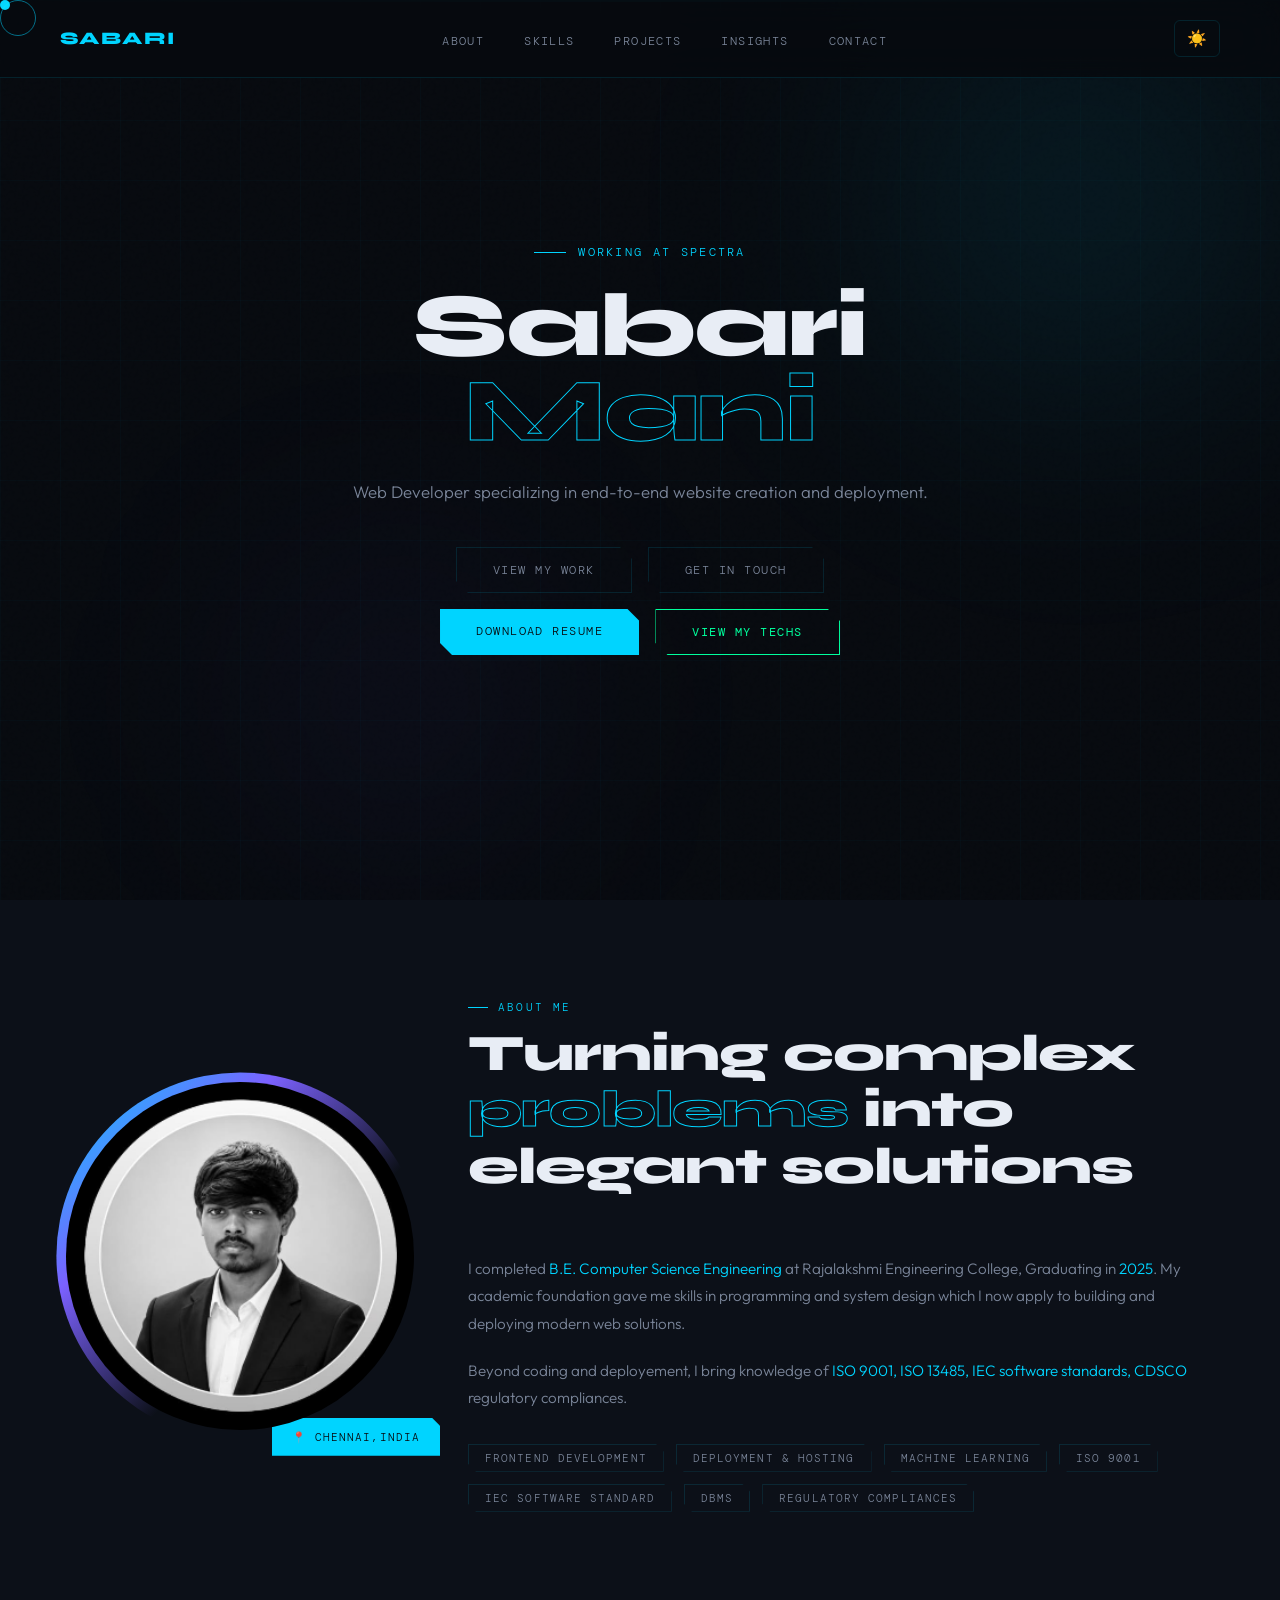
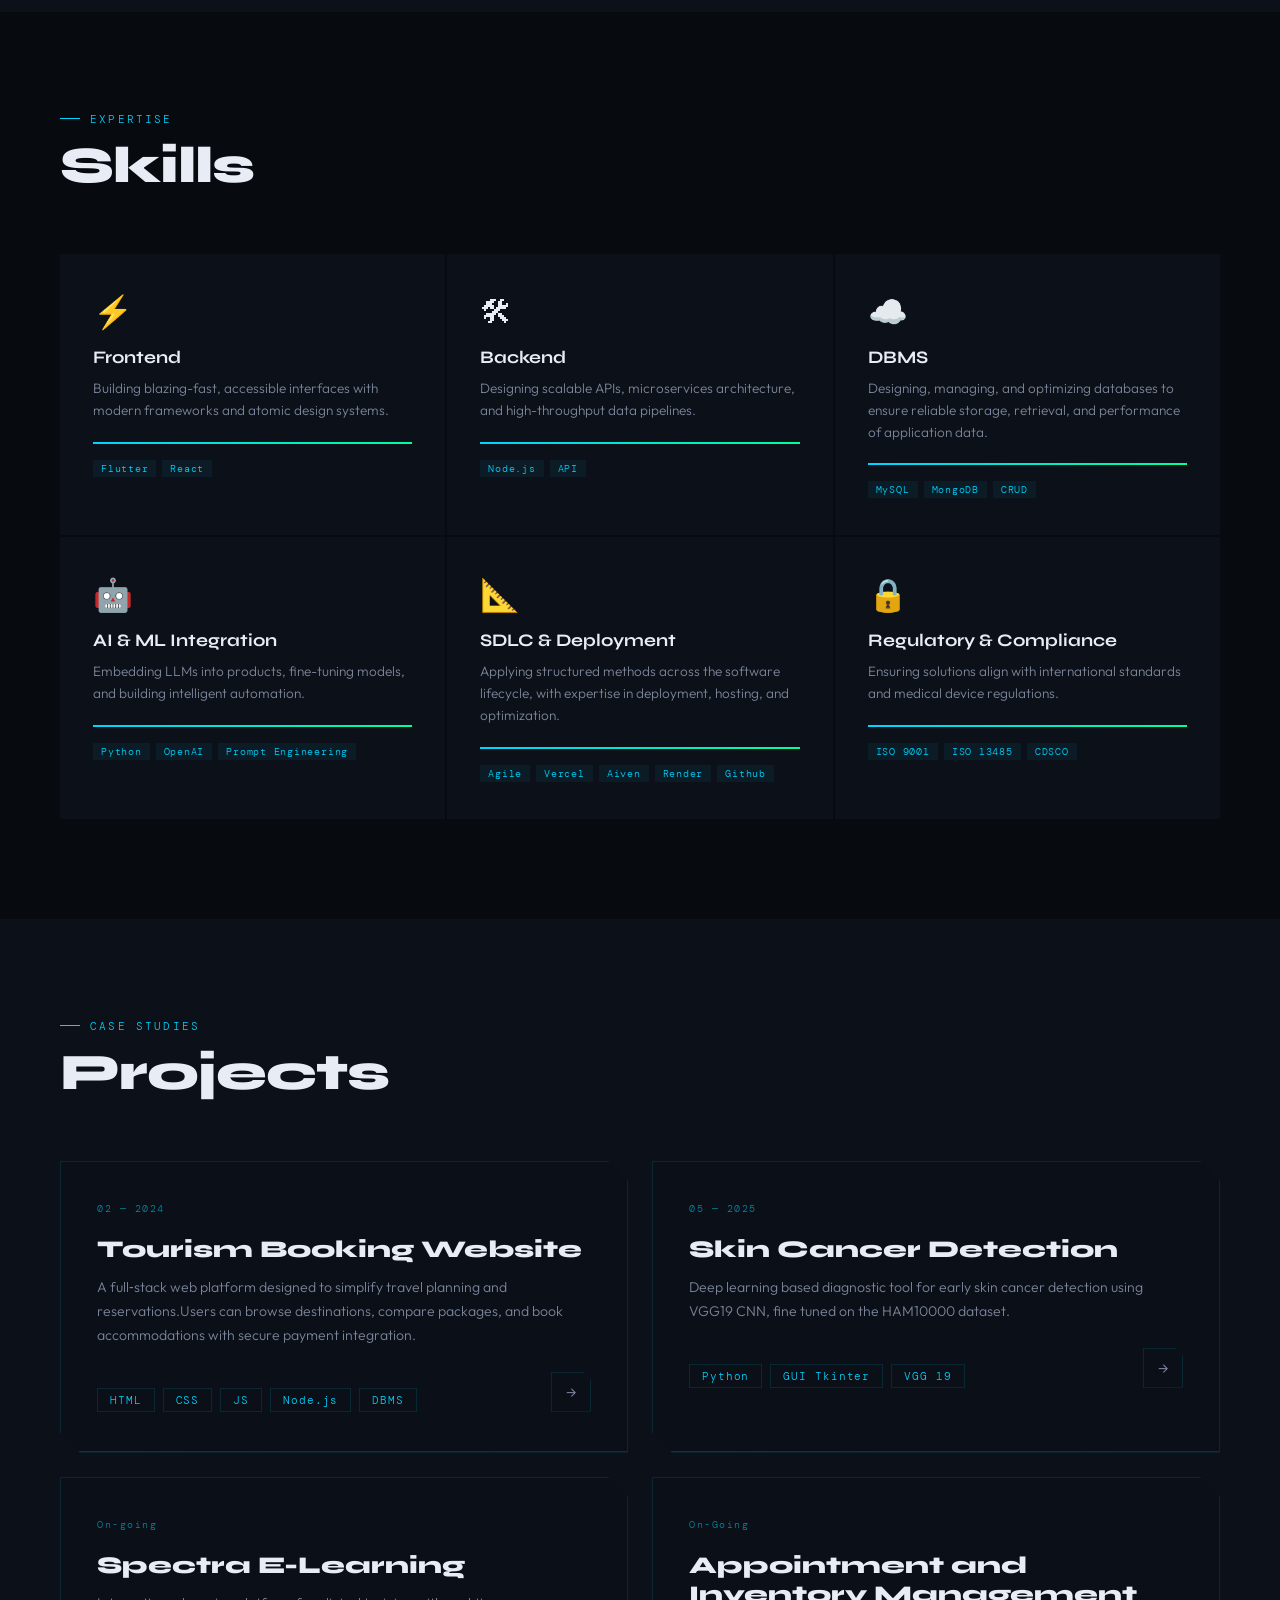
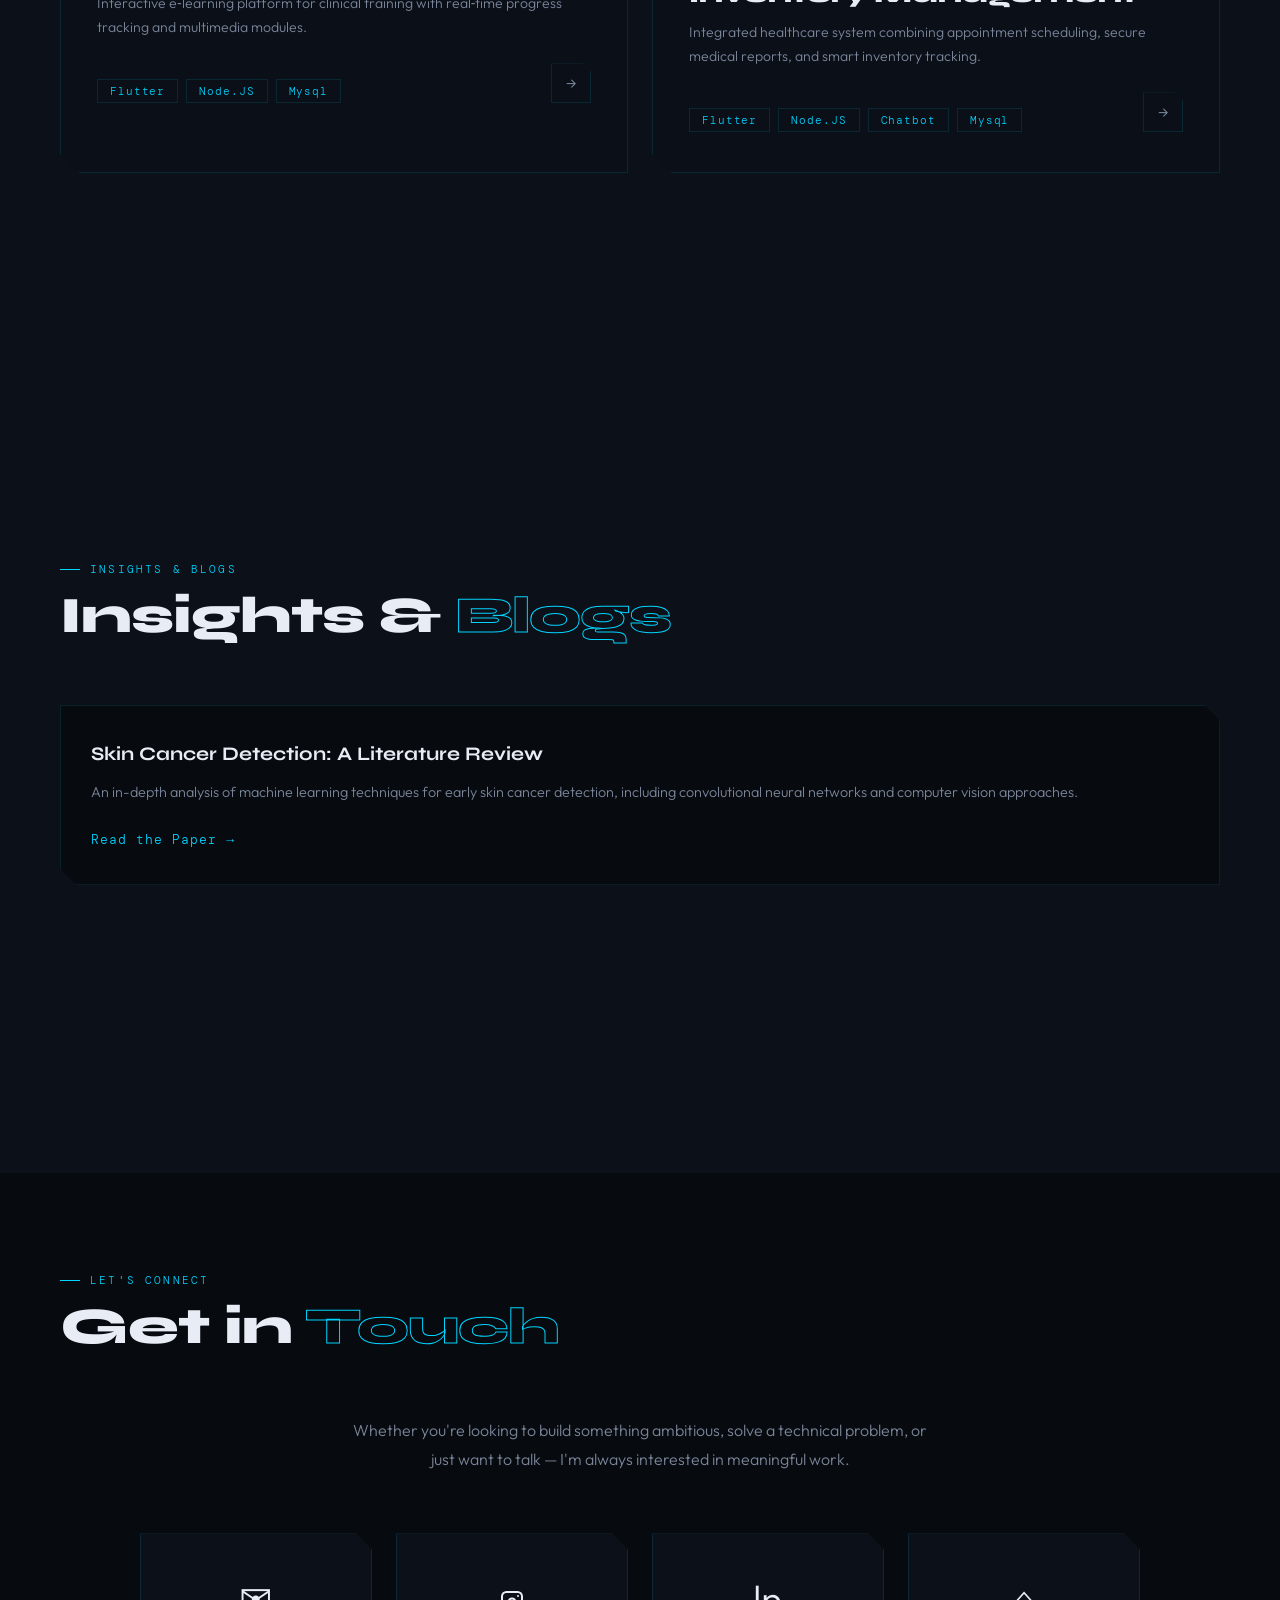
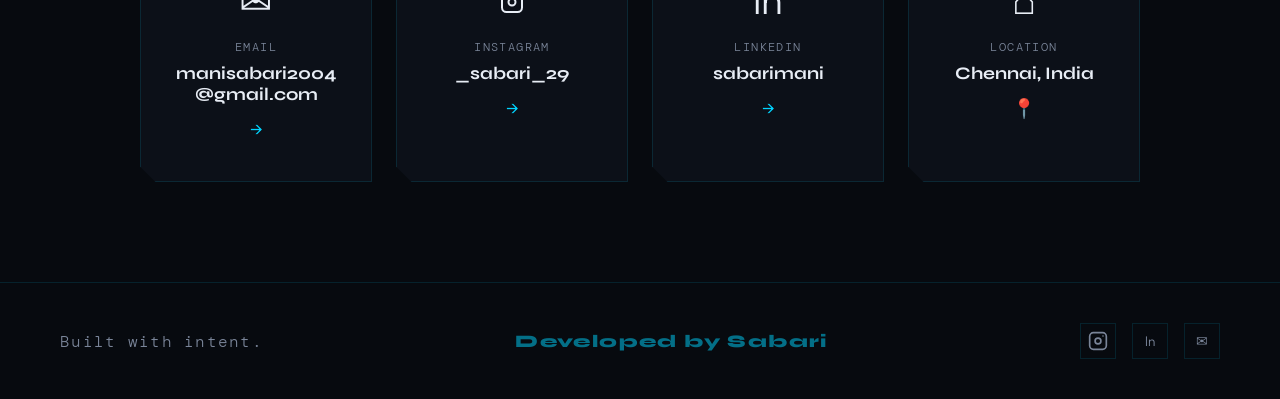
<file: index.html>
<!DOCTYPE html>
<html lang="en">
<head>
<meta charset="UTF-8">
<meta name="viewport" content="width=device-width, initial-scale=1.0">
<title>Sabari Mani — Portfolio</title>
<link rel="preconnect" href="https://fonts.googleapis.com">
<link href="https://fonts.googleapis.com/css2?family=Syne:wght@400;600;700;800&family=DM+Mono:ital,wght@0,300;0,400;1,300&family=Outfit:wght@300;400;500&display=swap" rel="stylesheet">
<link rel="stylesheet" href="css/style.css">
    <link rel="icon" type="image/svg+xml" href="data:image/svg+xml,%3Csvg xmlns='http://www.w3.org/2000/svg' viewBox='0 0 16 16'%3E%3Ctext x='0' y='14' font-size='16'%3ES%3C/text%3E%3C/svg%3E">
<body>

<div class="cursor" id="cursor"></div>
<div class="cursor-ring" id="cursorRing"></div>
<div class="scanline"></div>

<!-- NAV -->
<nav>
  <div class="nav-logo">Sabari</div>
  <ul class="nav-links">
    <li><a href="#about">About</a></li>
    <li><a href="#skills">Skills</a></li>
    <li><a href="#projects">Projects</a></li>
    <li><a href="#insights">Insights</a></li>
    <li><a href="#contact">Contact</a></li>
  </ul>
  <button class="hamburger" id="hamburger" aria-label="Toggle menu">
    <span></span>
    <span></span>
    <span></span>
  </button>
  <button class="theme-toggle" id="themeToggle" aria-label="Toggle dark/light mode">☀️</button>
  <ul class="nav-links-mobile" id="navMobile">
    <li><a href="#about">About</a></li>
    <li><a href="#skills">Skills</a></li>
    <li><a href="#projects">Projects</a></li>
    <li><a href="#insights">Insights</a></li>
    <li><a href="#contact">Contact</a></li>
  </ul>
</nav>

<!-- HERO -->
<section id="hero">
  <div class="hero-orb hero-orb-1"></div>
  <div class="hero-orb hero-orb-2"></div>
  <div class="hero-content">
    <div class="hero-left">
      <div class="hero-tag">Working at Spectra</div>
      <h1 class="hero-name">
        Sabari<br>
        <span class="glow-text">Mani</span>
      </h1>
      <p class="hero-desc">
      Web Developer specializing in end-to-end website creation and deployment.
      </p>
      <div class="hero-ctas">
        <div class="cta-row">
          <a href="#projects" class="btn-ghost"><span>View My Work</span></a>
          <a href="#contact" class="btn-ghost">Get In Touch</a>
        </div>
        <div class="cta-row">
          <a href="assets/docs/Sabari Resume.pdf" class="btn-primary" download><span>Download Resume</span></a>
          <button class="btn-tech-stack" id="techStackBtn">View My Techs</button>
        </div>
      </div>
    </div>
    <div class="hero-tech-stack-placeholder">
      <!-- Tech stack will be shown in modal -->
    </div>
  </div>
</section>

<!-- TECH STACK MODAL -->
<div class="tech-stack-modal" id="techStackModal" role="dialog" aria-modal="true" aria-hidden="true">
  <div class="tech-stack-modal-content">
    <button class="tech-stack-modal-close" id="techStackModalClose" aria-label="Close tech stack modal">&times;</button>
    <div class="tech-stack-modal-header">
      <h2>My Tech Stack</h2>
      <p>Tools & Technologies I Work With</p>
    </div>
    <div class="tech-stack-grid">
      <div class="tech-item">
        <img src="assets/images/tech/HTML5.png" alt="HTML">
        <span>HTML</span>
      </div>
      <div class="tech-item">
        <img src="assets/images/tech/CSS.png" alt="CSS">
        <span>CSS</span>
      </div>
      <div class="tech-item">
        <img src="assets/images/tech/js.png" alt="JavaScript">
        <span>JavaScript</span>
      </div>
      <div class="tech-item">
        <img src="assets/images/tech/Python.png" alt="Python">
        <span>Python</span>
      </div>
      <div class="tech-item">
        <img src="assets/images/tech/react.png" alt="React">
        <span>React</span>
      </div>
      <div class="tech-item">
        <img src="assets/images/tech/node.png" alt="Node.js">
        <span>Node.js</span>
      </div>
      <div class="tech-item">
        <img src="assets/images/tech/GitHub.png" alt="GitHub">
        <span>GitHub</span>
      </div>
      <div class="tech-item">
        <img src="assets/images/tech/MySQL.png" alt="MySQL">
        <span>MySQL</span>
      </div>
      <div class="tech-item">
        <img src="assets/images/tech/VSCode.png" alt="VSCode">
        <span>VSCode</span>
      </div>
      <div class="tech-item">
        <img src="assets/images/tech/Docker.png" alt="Docker">
        <span>Docker</span>
      </div>
      <div class="tech-item">
        <img src="assets/images/tech/Flutter1.png" alt="Flutter">
        <span>Flutter</span>
      </div>
      <div class="tech-item">
        <img src="assets/images/tech/LinkedIn.png" alt="LinkedIn">
        <span>LinkedIn</span>
      </div>
    </div>
  </div>
</div>

<!-- ABOUT -->
<section id="about">
  <div class="about-grid">
    <div class="about-img-wrap reveal">
      <img src="assets/images/DP.png" alt="Sabari Mani" class="about-img-inner">
      <div class="about-img-label">📍 Chennai,India</div>
    </div>
    <div class="about-text">
      <div class="section-header reveal">
        <div class="section-tag">About Me</div>
        <h2 class="section-title">Turning complex <em>problems</em> into elegant solutions</h2>
      </div>
      <p class="reveal reveal-delay-1">
        I completed <span class="about-highlight">B.E. Computer Science Engineering</span> at Rajalakshmi Engineering College, Graduating in <span class = "about-highlight">2025</span>. My academic foundation gave me skills in programming and system design which I now apply to building and deploying modern web solutions.
      </p>
      <p class="reveal reveal-delay-2">
        Beyond coding and deployement, I bring knowledge of <span class="about-highlight">ISO 9001, ISO 13485, IEC software standards, CDSCO </span> regulatory compliances.
      </p>
      <div class="about-values reveal reveal-delay-3">
        <span class="about-chip">Frontend Development</span>
        <span class="about-chip">Deployment & Hosting</span>
        <span class="about-chip">Machine Learning</span>
        <span class="about-chip">ISO 9001</span>
        <span class="about-chip">IEC Software Standard</span>
        <span class="about-chip">DBMS</span>
        <span class="about-chip">Regulatory Compliances</span>
      </div>
    </div>
  </div>
</section>

<!-- SKILLS -->
<section id="skills">
  <div class="section-header reveal">
    <div class="section-tag">Expertise</div>
    <h2 class="section-title">Skills</h2>
  </div>
  <div class="skills-grid">
    <div class="skill-card reveal">
      <span class="skill-icon">⚡</span>
      <div class="skill-name">Frontend</div>
      <div class="skill-desc">Building blazing-fast, accessible interfaces with modern frameworks and atomic design systems.</div>
      <div class="skill-bar-wrap"><div class="skill-bar" style="width:100%"></div></div>
      <div class="skill-tags">
        <span class="skill-tag">Flutter</span><span class="skill-tag">React</span>
      </div>
    </div>
    <div class="skill-card reveal reveal-delay-1">
      <span class="skill-icon">🛠</span>
      <div class="skill-name">Backend</div>
      <div class="skill-desc">Designing scalable APIs, microservices architecture, and high-throughput data pipelines.</div>
      <div class="skill-bar-wrap"><div class="skill-bar" style="width:100%"></div></div>
      <div class="skill-tags">
        <span class="skill-tag">Node.js</span><span class="skill-tag">API</span>
      </div>
    </div>
    <div class="skill-card reveal reveal-delay-2">
      <span class="skill-icon">☁️</span>
      <div class="skill-name">DBMS</div>
      <div class="skill-desc">Designing, managing, and optimizing databases to ensure reliable storage, retrieval, and performance of application data.</div>
      <div class="skill-bar-wrap"><div class="skill-bar" style="width:100%"></div></div>
      <div class="skill-tags">
        <span class="skill-tag">MySQL</span><span class="skill-tag">MongoDB</span><span class="skill-tag">CRUD</span>
      </div>
    </div>
    <div class="skill-card reveal reveal-delay-3">
      <span class="skill-icon">🤖</span>
      <div class="skill-name">AI & ML Integration</div>
      <div class="skill-desc">Embedding LLMs into products, fine-tuning models, and building intelligent automation.</div>
      <div class="skill-bar-wrap"><div class="skill-bar" style="width:100%"></div></div>
      <div class="skill-tags">
        <span class="skill-tag">Python</span><span class="skill-tag">OpenAI</span><span class="skill-tag">Prompt Engineering</span>
      </div>
    </div>
    <div class="skill-card reveal reveal-delay-4">
      <span class="skill-icon">📐</span>
      <div class="skill-name">SDLC & Deployment</div>
      <div class="skill-desc">Applying structured methods across the software lifecycle, with expertise in deployment, hosting, and optimization.</div>
      <div class="skill-bar-wrap"><div class="skill-bar" style="width:100%"></div></div>
      <div class="skill-tags">
        <span class="skill-tag">Agile</span><span class="skill-tag">Vercel</span><span class="skill-tag">Aiven</span><span class="skill-tag">Render</span><span class="skill-tag">Github</span>
      </div>
    </div>
    <div class="skill-card reveal reveal-delay-5">
      <span class="skill-icon">🔒</span>
      <div class="skill-name">Regulatory & Compliance</div>
      <div class="skill-desc">Ensuring solutions align with international standards and medical device regulations.</div>
      <div class="skill-bar-wrap"><div class="skill-bar" style="width:100%"></div></div>
      <div class="skill-tags">
        <span class="skill-tag">ISO 9001</span><span class="skill-tag">ISO 13485</span><span class="skill-tag">CDSCO</span>
      </div>
    </div>
  </div>
</section>

<!-- PROJECTS -->
<section id="projects">
  <div class="section-header reveal">
    <div class="section-tag">Case Studies</div>
    <h2 class="section-title">Projects</h2>
  </div>
  <div class="projects-grid">

    <div class="project-card reveal">
      <div class="project-card-inner">
        <div class="project-num">02 — 2024</div>
        <div class="project-title">Tourism Booking Website</div>
        <div class="project-desc">A full‑stack web platform designed to simplify travel planning and reservations.Users can browse destinations, compare packages, and book accommodations with secure payment integration.</div>
        <div class="project-meta">
          <div class="project-stack">
            <span class="project-tech">HTML</span>
            <span class="project-tech">CSS</span>
            <span class="project-tech">JS</span>
            <span class="project-tech">Node.js</span>
            <span class="project-tech">DBMS</span>
          </div>
          <div class="project-arrow">→</div>
        </div>
      </div>
      <div class="project-overlay">
        <div class="project-overlay-title">Tourism Booking Website</div>
        <div class="project-overlay-body">A full‑stack web platform designed to simplify travel planning and reservations.Users can browse destinations, compare packages, and book accommodations with secure payment integration.Features include real‑time availability, responsive design for mobile and desktop, and an admin dashboard for managing listings and bookings. Built with a focus on scalability and user experience, the system streamlines the entire tourism workflow from search to confirmation.</div>
        <a href="javascript:void(0)" class="project-overlay-link">View Case Study →</a>
      </div>
    </div>

    <div class="project-card reveal reveal-delay-1">
      <div class="project-card-inner">
        <div class="project-num">05 — 2025</div>
        <div class="project-title">Skin Cancer Detection</div>
        <div class="project-desc">Deep learning based diagnostic tool for early skin cancer detection using VGG19 CNN, fine tuned on the HAM10000 dataset.</div>
        <div class="project-meta">
          <div class="project-stack">
            <span class="project-tech">Python</span>
            <span class="project-tech">GUI Tkinter</span>
            <span class="project-tech">VGG 19</span>
          </div>
          <div class="project-arrow">→</div>
        </div>
      </div>
      <div class="project-overlay">
        <div class="project-overlay-title">Skin Cancer Detection</div>
        <div class="project-overlay-body">Deep learning–based diagnostic tool for early skin cancer detection using VGG19 CNN, fine‑tuned on the HAM10000 dataset (9,000+ labeled images).Features include data augmentation + SMOTE for class balance, and a Tkinter GUI for real‑time lesion classification. Outperforms ResNet‑50 in accuracy, generalization, and overfitting reduction, providing an accessible, non‑invasive aid for medical professionals and individuals.</div>
        <a href="javascript:void(0)" class="project-overlay-link">View Case Study →</a>
      </div>
    </div>

    <div class="project-card reveal reveal-delay-2">
      <div class="project-card-inner">
        <div class="project-num">On-going</div>
        <div class="project-title">Spectra E-Learning</div>
        <div class="project-desc">Interactive e‑learning platform for clinical training with real‑time progress tracking and multimedia modules.</div>
        <div class="project-meta">
          <div class="project-stack">
            <span class="project-tech">Flutter</span>
            <span class="project-tech">Node.JS</span>
            <span class="project-tech">Mysql</span>
          </div>
          <div class="project-arrow">→</div>
        </div>
      </div>
      <div class="project-overlay">
        <div class="project-overlay-title">Spectra E-Learning</div>
        <div class="project-overlay-body"> An interactive web platform designed to enhance medical education through structured, accessible digital learning. The system provides course modules, assessments, and provide completion certificate for clinical training.
Features include user authentication, progress tracking, and multimedia content delivery to support professionals. Built with a focus on usability and scalability, the platform bridges the gap between traditional learning and modern digital education.</div>
        <a href="javascript:void(0)" class="project-overlay-link">View Case Study →</a>
      </div>
    </div>

    <div class="project-card reveal reveal-delay-3">
      <div class="project-card-inner">
        <div class="project-num">On-Going</div>
        <div class="project-title">Appointment and Inventory Management </div>
        <div class="project-desc">Integrated healthcare system combining appointment scheduling, secure medical reports, and smart inventory tracking.</div>
        <div class="project-meta">
          <div class="project-stack">
            <span class="project-tech">Flutter</span>
            <span class="project-tech">Node.JS</span>
            <span class="project-tech">Chatbot</span>
            <span class="project-tech">Mysql</span>
          </div>
          <div class="project-arrow">→</div>
        </div>
      </div>
      <div class="project-overlay">
        <div class="project-overlay-title">Appointment and Inventory Management</div>
        <div class="project-overlay-body">The Appointment & Inventory Management System is a healthcare platform that simplifies patient scheduling, medical report handling, and inventory tracking. Clients can book, reschedule, or cancel appointments, while admins manage schedules with automated reminders. Medical reports are secured with role‑based access, allowing clients to download their own records and admins to upload or edit them. The system also tracks medical accessories with low‑stock alerts, automatically flagging required items when a treatment is booked to prevent last‑minute shortages.</div>
        <a href="javascript:void(0)" class="project-overlay-link">View Case Study →</a>
      </div>
    </div>

  </div>
</section>

<!-- INSIGHTS -->
<section id="insights">
  <div class="section-header reveal">
    <div class="section-tag">Insights & Blogs</div>
    <h2 class="section-title">Insights & <em>Blogs</em></h2>
  </div>
  <div class="insights-grid">
    <div class="blog-card reveal">
      <div class="blog-title">Skin Cancer Detection: A Literature Review</div>
      <div class="blog-desc">An in-depth analysis of machine learning techniques for early skin cancer detection, including convolutional neural networks and computer vision approaches.</div>
      <a href="assets/docs/LITERATURE_PAPER_SKIN.pdf" class="blog-link" target="_blank">Read the Paper →</a>
    </div>
    <!-- Add more blog posts here -->
  </div>
</section>

<!-- CONTACT -->
<section id="contact">
  <div class="section-header reveal">
    <div class="section-tag">Let's Connect</div>
    <h2 class="section-title">Get in <em>Touch</em></h2>
  </div>
  <p class="reveal" style="color:var(--text2); line-height:1.8; max-width:600px; margin:0 auto 60px; text-align:center;">
    Whether you're looking to build something ambitious, solve a technical problem, or just want to talk — I'm always interested in meaningful work.
  </p>
  <div class="contact-cards-grid">
    <a href="mailto:manisabari2004@gmail.com" class="contact-card reveal">
      <div class="contact-card-icon">✉</div>
      <div class="contact-card-label">Email</div>
      <div class="contact-card-value">manisabari2004@gmail.com</div>
      <div class="contact-card-arrow">→</div>
    </a>
    <a href="https://www.instagram.com/_sabari_29?igsh=bGk3cWRzdnN3bXl4&utm_source=qr" target="_blank" class="contact-card reveal reveal-delay-1">
      <div class="contact-card-icon"><svg width="24" height="24" viewBox="0 0 24 24" fill="currentColor" xmlns="http://www.w3.org/2000/svg"><rect x="2" y="2" width="20" height="20" rx="4.5" ry="4.5" stroke="currentColor" stroke-width="2" fill="none"/><circle cx="12" cy="12" r="3.5" stroke="currentColor" stroke-width="2" fill="none"/><circle cx="18" cy="6" r="1" fill="currentColor"/></svg></div>
      <div class="contact-card-label">Instagram</div>
      <div class="contact-card-value">_sabari_29</div>
      <div class="contact-card-arrow">→</div>
    </a>
    <a href="https://www.linkedin.com/in/sabarimani-s-35b1a0249/" target="_blank" class="contact-card reveal reveal-delay-2">
      <div class="contact-card-icon">ln</div>
      <div class="contact-card-label">LinkedIn</div>
      <div class="contact-card-value">sabarimani</div>
      <div class="contact-card-arrow">→</div>
    </a>
    <div class="contact-card reveal reveal-delay-3">
      <div class="contact-card-icon">⌂</div>
      <div class="contact-card-label">Location</div>
      <div class="contact-card-value">Chennai, India</div>
      <div class="contact-card-arrow">📍</div>
    </div>
  </div>
</section>

<!-- FOOTER -->
<footer>
  <div class="footer-logo">Built with intent.</div>
  <div class="footer-copy">Developed by Sabari</div>
  <div class="footer-socials">
    <a href="https://www.instagram.com/_sabari_29?igsh=bGk3cWRzdnN3bXl4&utm_source=qr" class="social-link" target="_blank"><svg width="20" height="20" viewBox="0 0 24 24" fill="currentColor" xmlns="http://www.w3.org/2000/svg"><rect x="2" y="2" width="20" height="20" rx="4.5" ry="4.5" stroke="currentColor" stroke-width="2" fill="none"/><circle cx="12" cy="12" r="3.5" stroke="currentColor" stroke-width="2" fill="none"/><circle cx="18" cy="6" r="1" fill="currentColor"/></svg></a>
    <a href="https://www.linkedin.com/in/sabarimani-s-35b1a0249/" class="social-link" target="_blank">ln</a>
    <a href="mailto:manisabari2004@gmail.com" class="social-link">✉</a>
  </div>
</footer>

<!-- COMING SOON MODAL -->
<div class="coming-soon-modal" id="comingSoonModal" role="dialog" aria-modal="true" aria-hidden="true">
  <div class="coming-soon-content">
    <button class="coming-soon-close" id="closeComingSoon" aria-label="Close coming soon modal">✕</button>
    <div class="coming-soon-inner">
      <div class="coming-soon-icon">🚀</div>
      <h2 class="coming-soon-title">Coming Soon</h2>
      <p class="coming-soon-text">This case study is currently being prepared. Check back later for an in-depth look at this project!</p>
      <div class="coming-soon-footer">
        <p class="coming-soon-subtitle">In the meantime, explore my other projects or get in touch.</p>
        <div class="coming-soon-links">
          <a href="#projects" class="coming-soon-btn">Back to Projects</a>
          <a href="#contact" class="coming-soon-btn coming-soon-btn-secondary">Get In Touch</a>
        </div>
      </div>
    </div>
  </div>
</div>

<script src="js/script.js"></script>
</body>
</html>
</file>
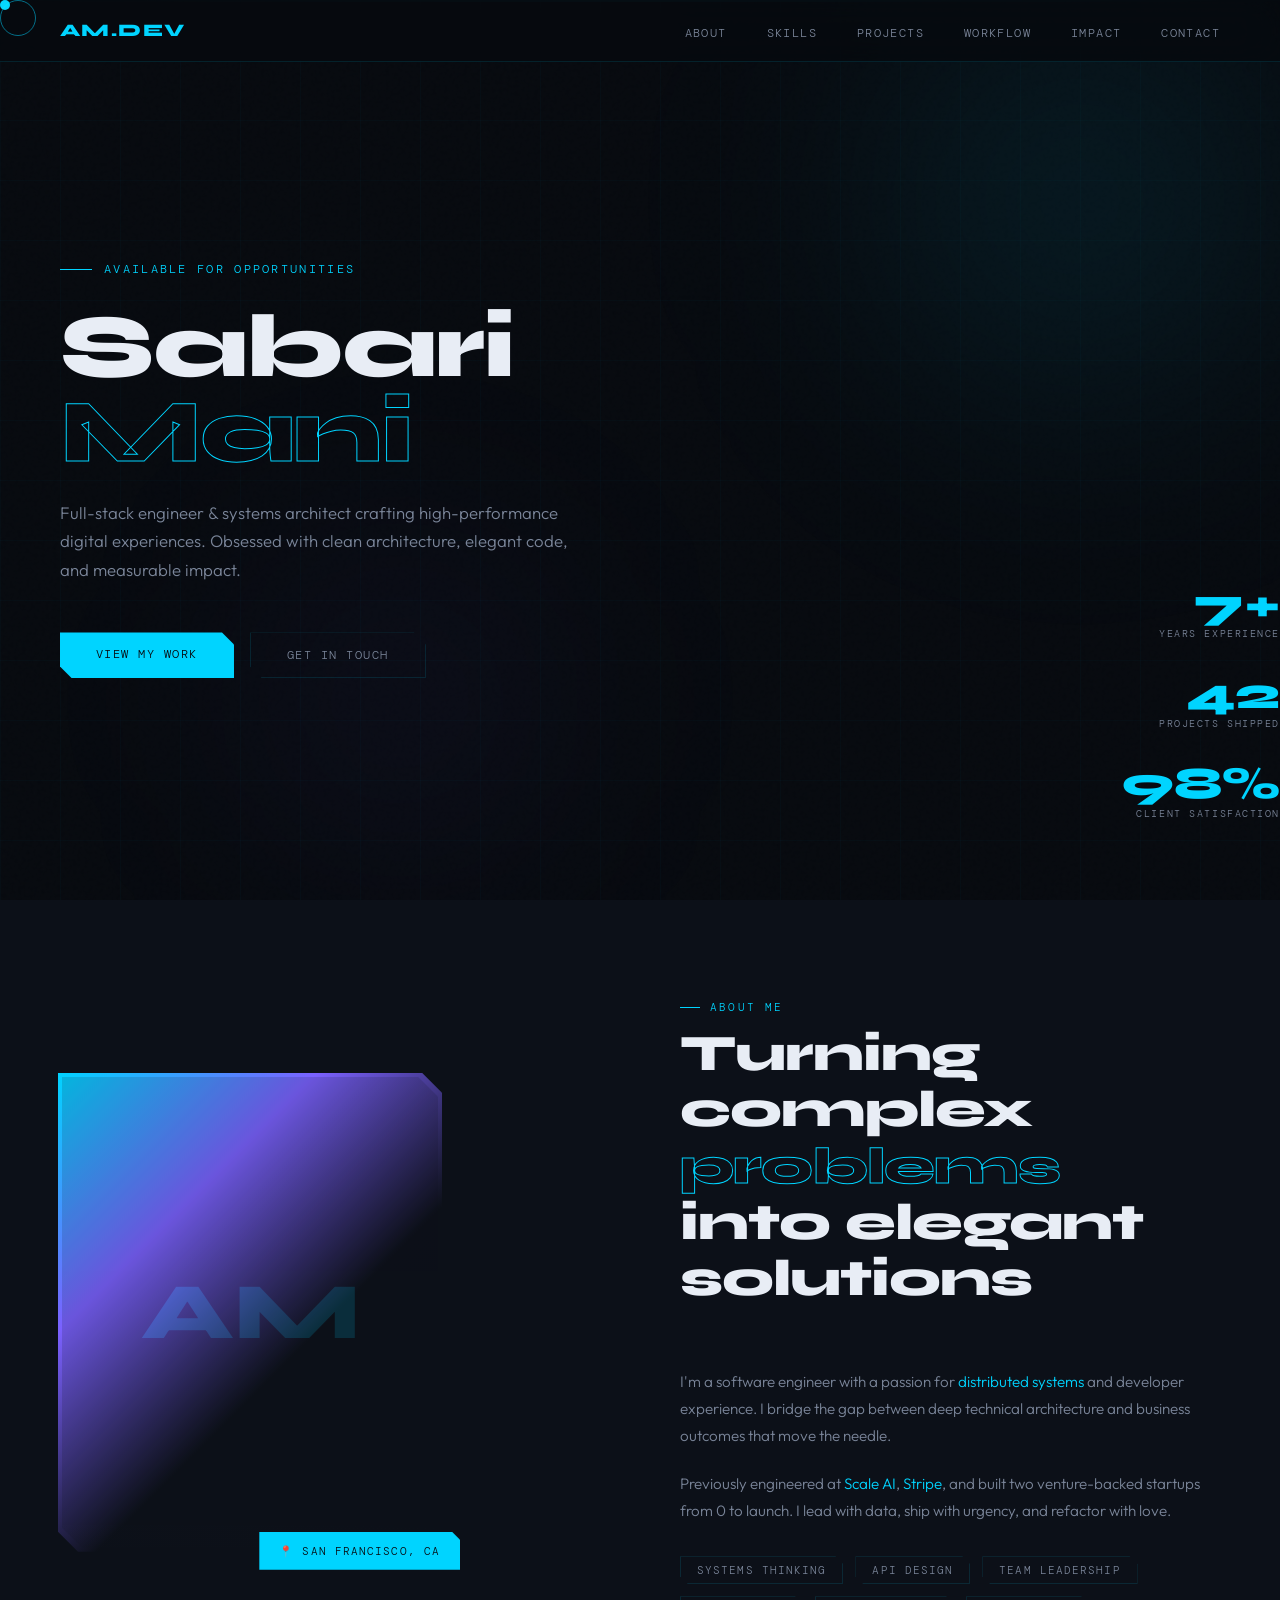
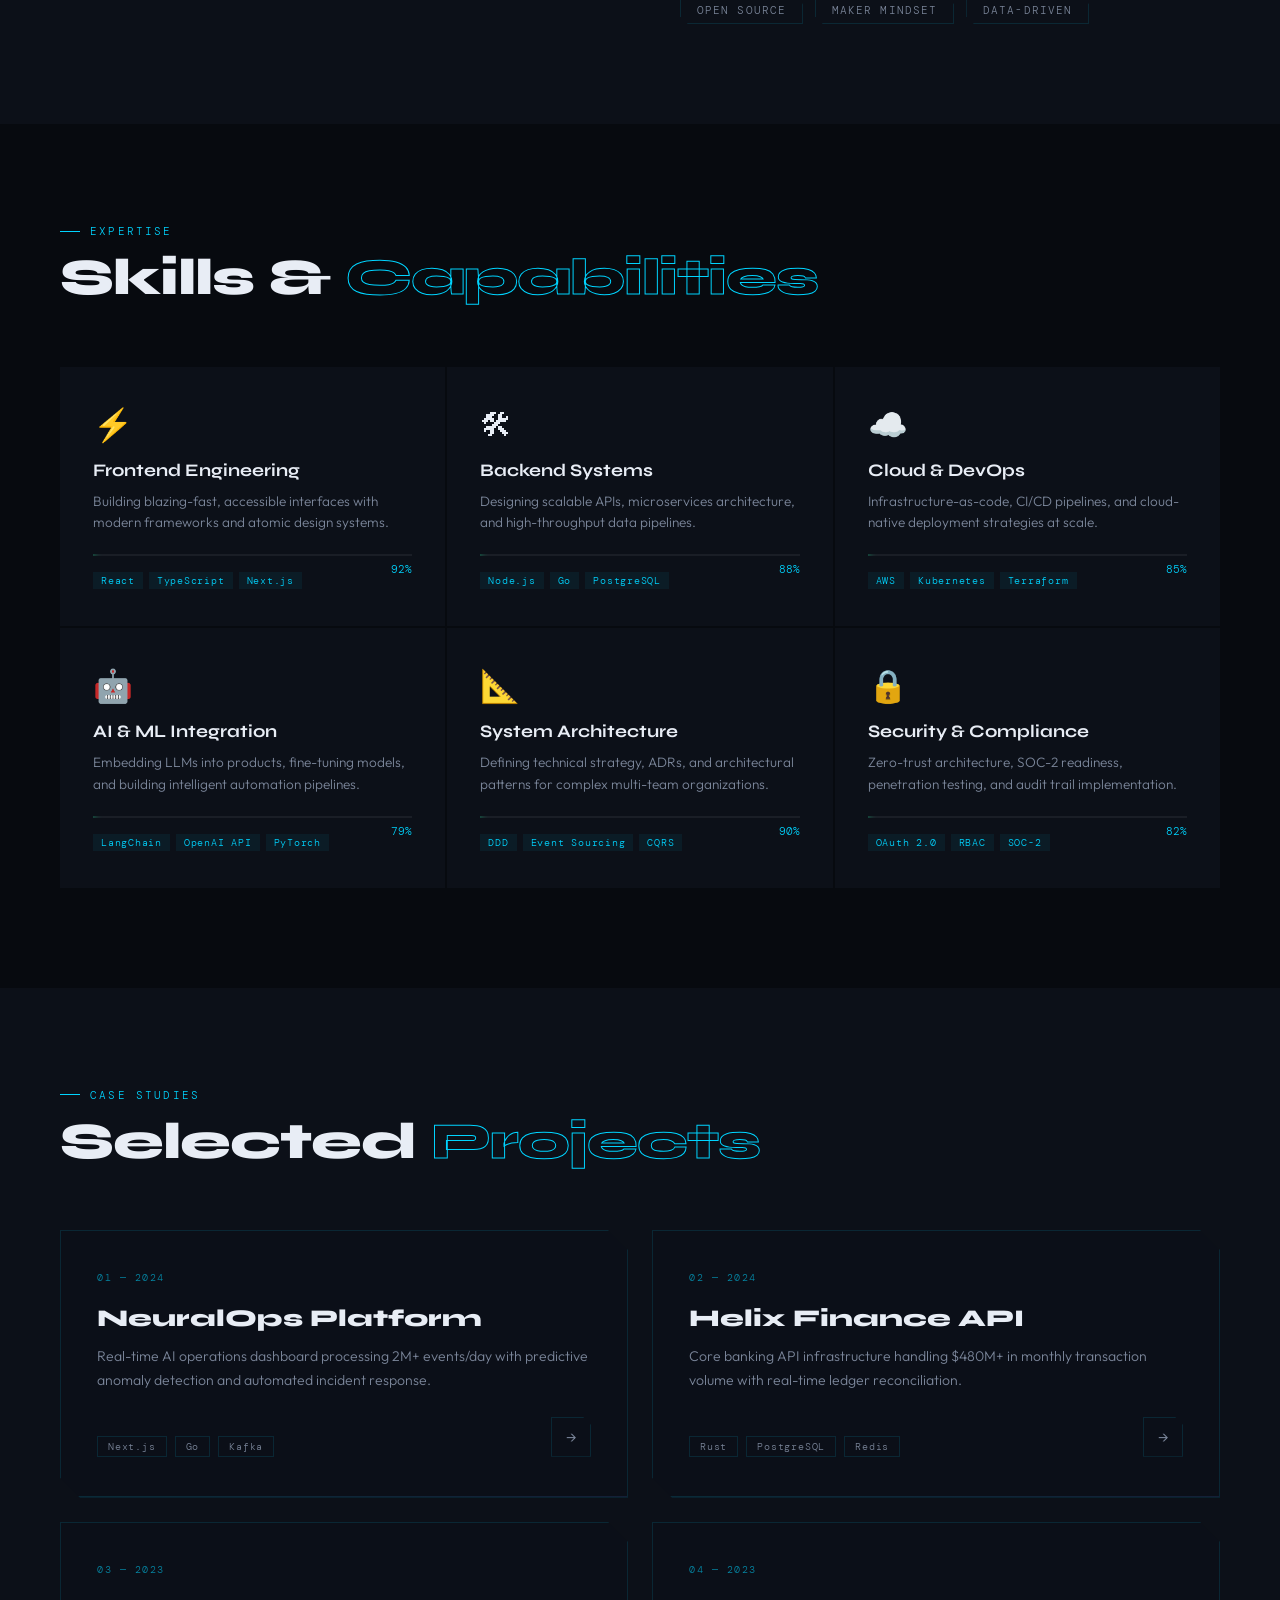
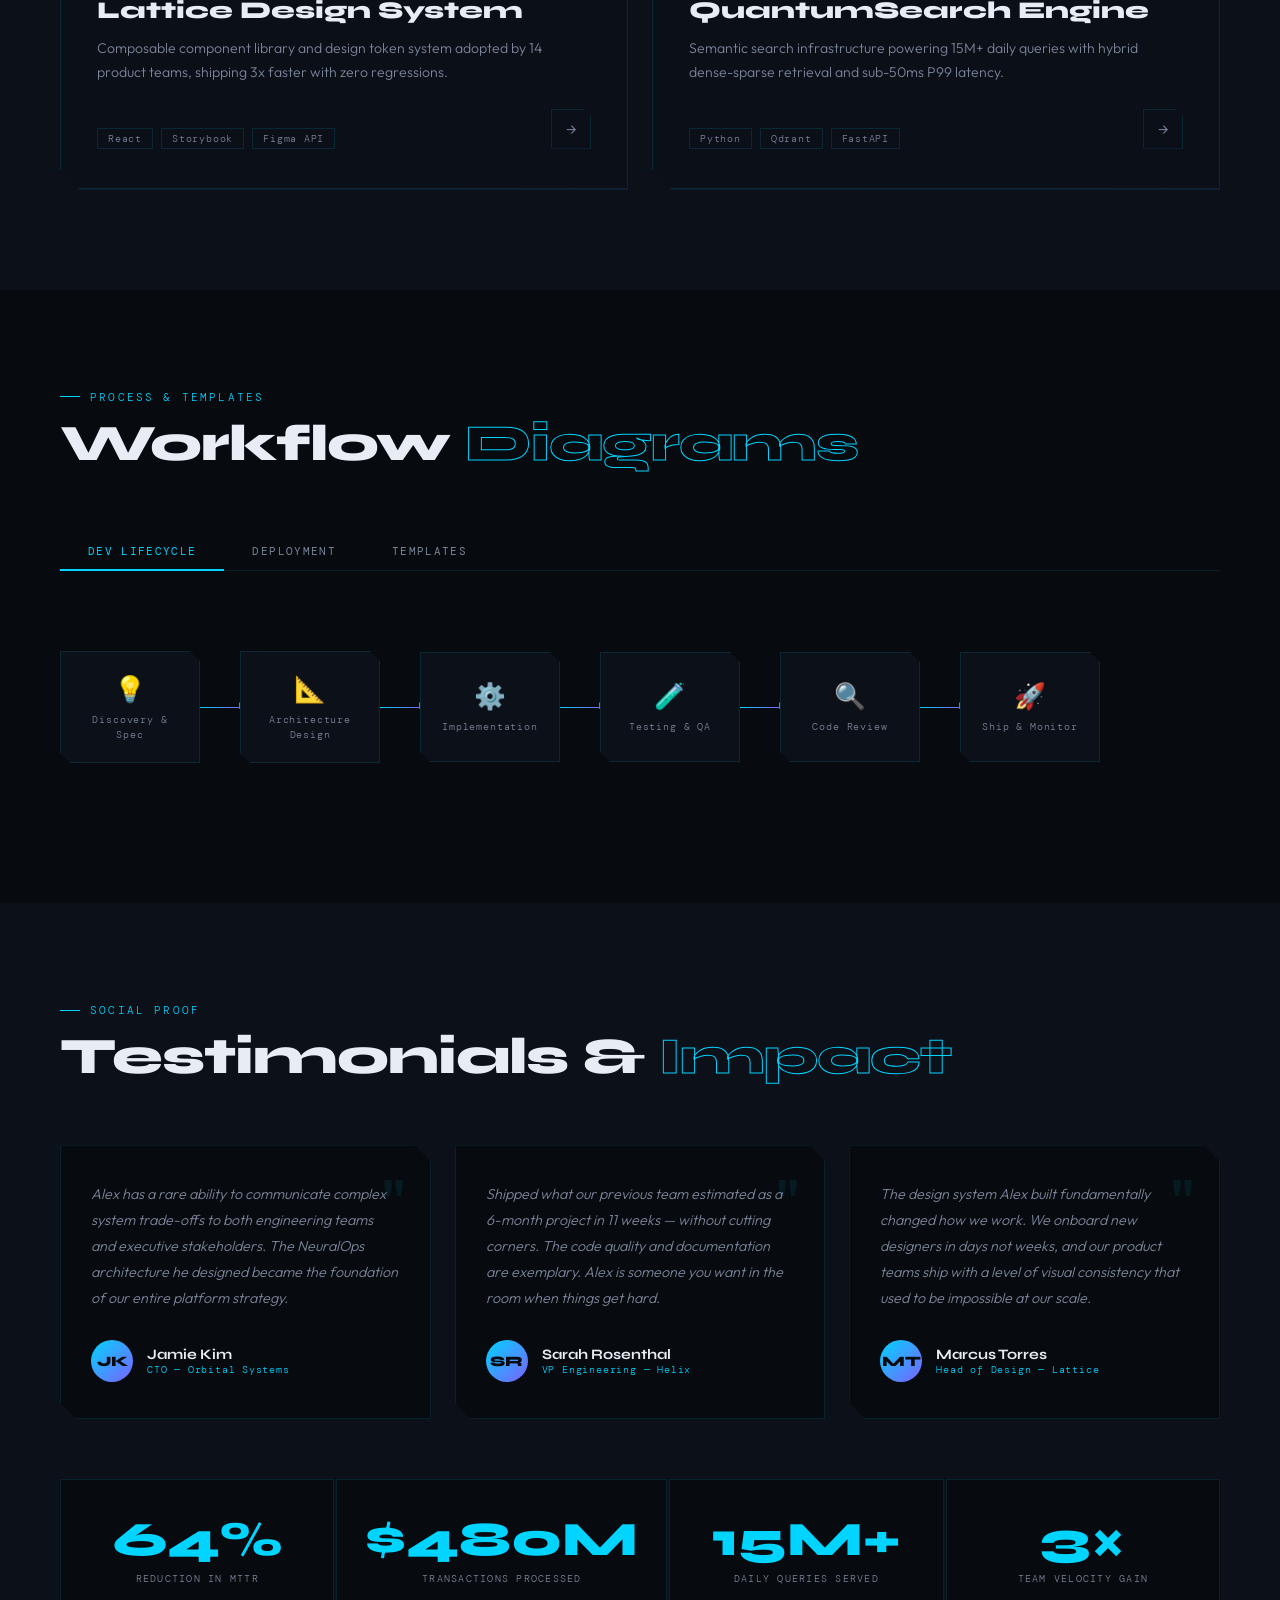
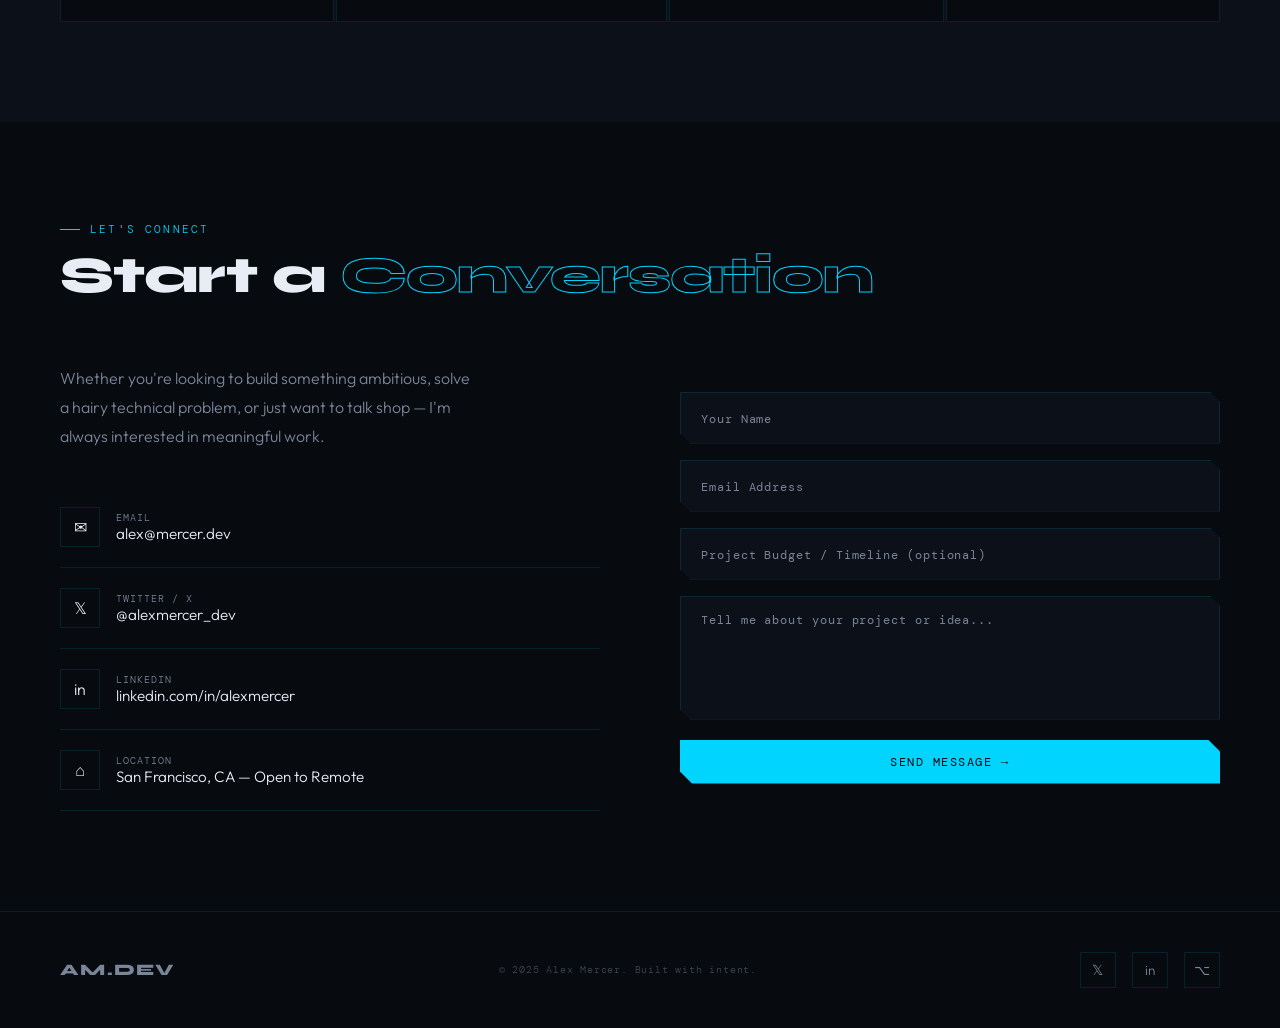
<file: Original.html>
<!DOCTYPE html>
<html lang="en">
<head>
<meta charset="UTF-8">
<meta name="viewport" content="width=device-width, initial-scale=1.0">
<title>Sabari Mani — Portfolio</title>
<link rel="preconnect" href="https://fonts.googleapis.com">
<link href="https://fonts.googleapis.com/css2?family=Syne:wght@400;600;700;800&family=DM+Mono:ital,wght@0,300;0,400;1,300&family=Outfit:wght@300;400;500&display=swap" rel="stylesheet">
<style>
:root {
  --bg: #070a0f;
  --bg2: #0c1018;
  --bg3: #111622;
  --accent: #00d4ff;
  --accent2: #00ff9d;
  --accent3: #7b61ff;
  --text: #e8edf5;
  --text2: #7a8599;
  --border: rgba(0, 212, 255, 0.12);
  --glow: rgba(0, 212, 255, 0.15);
  --card: rgba(12, 16, 24, 0.8);
}

*, *::before, *::after { margin: 0; padding: 0; box-sizing: border-box; }

html { scroll-behavior: smooth; }

body {
  background: var(--bg);
  color: var(--text);
  font-family: 'Outfit', sans-serif;
  font-weight: 300;
  overflow-x: hidden;
  cursor: none;
}

/* CUSTOM CURSOR */
.cursor {
  position: fixed; top: 0; left: 0;
  width: 10px; height: 10px;
  background: var(--accent);
  border-radius: 50%;
  pointer-events: none;
  z-index: 9999;
  transition: transform 0.1s ease;
  mix-blend-mode: screen;
}
.cursor-ring {
  position: fixed; top: 0; left: 0;
  width: 36px; height: 36px;
  border: 1px solid rgba(0,212,255,0.5);
  border-radius: 50%;
  pointer-events: none;
  z-index: 9998;
  transition: transform 0.18s ease, width 0.2s, height 0.2s, border-color 0.2s;
}
body:hover .cursor { transform: translate(-50%, -50%); }
body:hover .cursor-ring { transform: translate(-50%, -50%); }

/* NOISE TEXTURE OVERLAY */
body::before {
  content: '';
  position: fixed; inset: 0;
  background-image: url("data:image/svg+xml,%3Csvg viewBox='0 0 256 256' xmlns='http://www.w3.org/2000/svg'%3E%3Cfilter id='n'%3E%3CfeTurbulence type='fractalNoise' baseFrequency='0.9' numOctaves='4' stitchTiles='stitch'/%3E%3C/filter%3E%3Crect width='100%25' height='100%25' filter='url(%23n)' opacity='0.04'/%3E%3C/svg%3E");
  pointer-events: none;
  z-index: 1;
  opacity: 0.4;
}

/* GRID BG */
body::after {
  content: '';
  position: fixed; inset: 0;
  background-image:
    linear-gradient(rgba(0,212,255,0.025) 1px, transparent 1px),
    linear-gradient(90deg, rgba(0,212,255,0.025) 1px, transparent 1px);
  background-size: 60px 60px;
  pointer-events: none;
  z-index: 0;
}

/* NAV */
nav {
  position: fixed; top: 0; left: 0; right: 0;
  z-index: 100;
  padding: 20px 60px;
  display: flex; align-items: center; justify-content: space-between;
  background: rgba(7,10,15,0.85);
  backdrop-filter: blur(20px);
  border-bottom: 1px solid var(--border);
}
.nav-logo {
  font-family: 'Syne', sans-serif;
  font-size: 1.1rem;
  font-weight: 800;
  letter-spacing: 0.08em;
  color: var(--accent);
  text-transform: uppercase;
}
.nav-links { display: flex; gap: 40px; list-style: none; }
.nav-links a {
  font-family: 'DM Mono', monospace;
  font-size: 0.72rem;
  letter-spacing: 0.12em;
  text-transform: uppercase;
  color: var(--text2);
  text-decoration: none;
  position: relative;
  transition: color 0.3s;
}
.nav-links a::after {
  content: '';
  position: absolute; left: 0; bottom: -4px;
  width: 0; height: 1px;
  background: var(--accent);
  transition: width 0.3s ease;
}
.nav-links a:hover { color: var(--accent); }
.nav-links a:hover::after { width: 100%; }

/* HERO */
#hero {
  min-height: 100vh;
  display: flex; align-items: center;
  padding: 120px 60px 80px;
  position: relative; z-index: 2;
  overflow: hidden;
}

.hero-orb {
  position: absolute;
  border-radius: 50%;
  filter: blur(120px);
  pointer-events: none;
}
.hero-orb-1 {
  width: 600px; height: 600px;
  background: radial-gradient(circle, rgba(0,212,255,0.12) 0%, transparent 70%);
  top: -100px; right: -100px;
  animation: floatOrb 8s ease-in-out infinite;
}
.hero-orb-2 {
  width: 400px; height: 400px;
  background: radial-gradient(circle, rgba(123,97,255,0.1) 0%, transparent 70%);
  bottom: 0; left: 200px;
  animation: floatOrb 10s ease-in-out infinite reverse;
}

@keyframes floatOrb {
  0%, 100% { transform: translate(0,0); }
  50% { transform: translate(30px, -40px); }
}

.hero-content { max-width: 800px; position: relative; }
.hero-tag {
  font-family: 'DM Mono', monospace;
  font-size: 0.72rem;
  color: var(--accent);
  letter-spacing: 0.2em;
  text-transform: uppercase;
  display: flex; align-items: center; gap: 12px;
  margin-bottom: 28px;
  animation: fadeUp 0.8s ease both;
}
.hero-tag::before {
  content: '';
  display: inline-block;
  width: 32px; height: 1px;
  background: var(--accent);
}

.hero-name {
  font-family: 'Syne', sans-serif;
  font-size: clamp(3.5rem, 7vw, 6.5rem);
  font-weight: 800;
  line-height: 0.95;
  letter-spacing: -0.02em;
  margin-bottom: 24px;
  animation: fadeUp 0.8s 0.1s ease both;
}
.hero-name span {
  -webkit-text-stroke: 1px var(--accent);
  color: transparent;
  display: block;
}

.hero-desc {
  font-size: 1.05rem;
  color: var(--text2);
  line-height: 1.7;
  max-width: 520px;
  margin-bottom: 48px;
  animation: fadeUp 0.8s 0.2s ease both;
}

.hero-ctas {
  display: flex; gap: 16px; flex-wrap: wrap;
  animation: fadeUp 0.8s 0.3s ease both;
}

.btn-primary {
  padding: 14px 36px;
  background: var(--accent);
  color: var(--bg);
  font-family: 'DM Mono', monospace;
  font-size: 0.78rem;
  letter-spacing: 0.12em;
  text-transform: uppercase;
  text-decoration: none;
  position: relative;
  overflow: hidden;
  transition: all 0.3s;
  clip-path: polygon(0 0, calc(100% - 12px) 0, 100% 12px, 100% 100%, 12px 100%, 0 calc(100% - 12px));
}
.btn-primary::before {
  content: '';
  position: absolute; inset: 0;
  background: var(--accent2);
  transform: translateX(-100%);
  transition: transform 0.4s ease;
}
.btn-primary:hover::before { transform: translateX(0); }
.btn-primary span { position: relative; z-index: 1; }

.btn-ghost {
  padding: 14px 36px;
  border: 1px solid var(--border);
  color: var(--text2);
  font-family: 'DM Mono', monospace;
  font-size: 0.78rem;
  letter-spacing: 0.12em;
  text-transform: uppercase;
  text-decoration: none;
  position: relative;
  overflow: hidden;
  transition: all 0.3s;
  clip-path: polygon(0 0, calc(100% - 12px) 0, 100% 12px, 100% 100%, 12px 100%, 0 calc(100% - 12px));
}
.btn-ghost:hover {
  border-color: var(--accent);
  color: var(--accent);
  box-shadow: 0 0 24px rgba(0,212,255,0.1);
}

.hero-stats {
  position: absolute; right: 0; bottom: 80px;
  display: flex; flex-direction: column; gap: 32px;
  animation: fadeUp 0.8s 0.4s ease both;
}
.stat { text-align: right; }
.stat-num {
  font-family: 'Syne', sans-serif;
  font-size: 2.8rem;
  font-weight: 800;
  color: var(--accent);
  line-height: 1;
}
.stat-label {
  font-family: 'DM Mono', monospace;
  font-size: 0.65rem;
  color: var(--text2);
  letter-spacing: 0.15em;
  text-transform: uppercase;
}

/* SECTION SHARED */
section {
  padding: 100px 60px;
  position: relative; z-index: 2;
}
.section-header { margin-bottom: 60px; }
.section-tag {
  font-family: 'DM Mono', monospace;
  font-size: 0.68rem;
  color: var(--accent);
  letter-spacing: 0.2em;
  text-transform: uppercase;
  margin-bottom: 12px;
  display: flex; align-items: center; gap: 10px;
}
.section-tag::before {
  content: '';
  width: 20px; height: 1px; background: var(--accent);
}
.section-title {
  font-family: 'Syne', sans-serif;
  font-size: clamp(2rem, 4vw, 3.2rem);
  font-weight: 800;
  letter-spacing: -0.02em;
  line-height: 1.1;
}
.section-title em {
  font-style: normal;
  -webkit-text-stroke: 1px var(--accent);
  color: transparent;
}

@keyframes fadeUp {
  from { opacity: 0; transform: translateY(30px); }
  to { opacity: 1; transform: translateY(0); }
}

/* ABOUT */
#about { background: var(--bg2); }
.about-grid {
  display: grid;
  grid-template-columns: 1fr 1fr;
  gap: 80px;
  align-items: center;
}
.about-img-wrap {
  position: relative;
  aspect-ratio: 4/5;
  max-width: 380px;
}
.about-img-wrap::before {
  content: '';
  position: absolute;
  inset: -2px;
  background: linear-gradient(135deg, var(--accent), var(--accent3), transparent 60%);
  clip-path: polygon(0 0, calc(100% - 20px) 0, 100% 20px, 100% 100%, 20px 100%, 0 calc(100% - 20px));
}
.about-img-inner {
  position: absolute;
  inset: 2px;
  background: linear-gradient(135deg, var(--bg3), var(--bg2));
  clip-path: polygon(0 0, calc(100% - 20px) 0, 100% 20px, 100% 100%, 20px 100%, 0 calc(100% - 20px));
  display: flex; align-items: center; justify-content: center;
  font-family: 'Syne', sans-serif;
  font-size: 5rem;
  font-weight: 800;
  color: var(--accent);
  opacity: 0.15;
}
.about-img-label {
  position: absolute;
  bottom: -20px; right: -20px;
  background: var(--accent);
  color: var(--bg);
  padding: 12px 20px;
  font-family: 'DM Mono', monospace;
  font-size: 0.68rem;
  letter-spacing: 0.1em;
  text-transform: uppercase;
  clip-path: polygon(0 0, calc(100% - 8px) 0, 100% 8px, 100% 100%, 0 100%);
}
.about-text h3 {
  font-family: 'Syne', sans-serif;
  font-size: 1.4rem;
  font-weight: 700;
  margin-bottom: 20px;
  color: var(--text);
}
.about-text p {
  color: var(--text2);
  line-height: 1.8;
  margin-bottom: 20px;
  font-size: 0.95rem;
}
.about-highlight {
  display: inline;
  color: var(--accent);
}
.about-values {
  display: flex; gap: 12px; flex-wrap: wrap; margin-top: 32px;
}
.about-chip {
  padding: 6px 16px;
  border: 1px solid var(--border);
  font-family: 'DM Mono', monospace;
  font-size: 0.68rem;
  letter-spacing: 0.1em;
  text-transform: uppercase;
  color: var(--text2);
  transition: all 0.3s;
  clip-path: polygon(0 0, calc(100% - 8px) 0, 100% 8px, 100% 100%, 8px 100%, 0 calc(100% - 8px));
}
.about-chip:hover {
  border-color: var(--accent);
  color: var(--accent);
  background: rgba(0,212,255,0.05);
}

/* SKILLS */
#skills { background: var(--bg); }
.skills-grid {
  display: grid;
  grid-template-columns: repeat(3, 1fr);
  gap: 2px;
}
.skill-card {
  background: var(--bg2);
  padding: 36px 32px;
  position: relative;
  overflow: hidden;
  cursor: default;
  transition: all 0.4s ease;
  border: 1px solid transparent;
}
.skill-card::before {
  content: '';
  position: absolute;
  top: 0; left: 0; right: 0;
  height: 2px;
  background: linear-gradient(90deg, transparent, var(--accent), transparent);
  transform: scaleX(0);
  transition: transform 0.4s ease;
}
.skill-card:hover {
  background: var(--bg3);
  border-color: var(--border);
  transform: translateY(-4px);
  box-shadow: 0 20px 60px rgba(0,0,0,0.4), 0 0 40px var(--glow);
}
.skill-card:hover::before { transform: scaleX(1); }
.skill-icon {
  font-size: 2rem;
  margin-bottom: 16px;
  display: block;
  transition: transform 0.3s;
}
.skill-card:hover .skill-icon { transform: scale(1.1) rotate(-5deg); }
.skill-name {
  font-family: 'Syne', sans-serif;
  font-size: 1.1rem;
  font-weight: 700;
  margin-bottom: 10px;
}
.skill-desc {
  font-size: 0.85rem;
  color: var(--text2);
  line-height: 1.6;
  margin-bottom: 20px;
}
.skill-bar-wrap {
  height: 2px;
  background: rgba(255,255,255,0.06);
  position: relative;
  overflow: hidden;
}
.skill-bar {
  height: 100%;
  background: linear-gradient(90deg, var(--accent), var(--accent2));
  position: relative;
  transition: width 1.2s cubic-bezier(0.4, 0, 0.2, 1);
}
.skill-bar::after {
  content: '';
  position: absolute;
  right: 0; top: -2px;
  width: 6px; height: 6px;
  background: var(--accent2);
  border-radius: 50%;
  box-shadow: 0 0 8px var(--accent2);
}
.skill-pct {
  font-family: 'DM Mono', monospace;
  font-size: 0.68rem;
  color: var(--accent);
  margin-top: 6px;
  float: right;
}
.skill-tags {
  display: flex; flex-wrap: wrap; gap: 6px; margin-top: 16px;
}
.skill-tag {
  font-family: 'DM Mono', monospace;
  font-size: 0.6rem;
  padding: 2px 8px;
  background: rgba(0,212,255,0.06);
  color: var(--accent);
  letter-spacing: 0.08em;
}

/* PROJECTS */
#projects { background: var(--bg2); }
.projects-grid {
  display: grid;
  grid-template-columns: repeat(2, 1fr);
  gap: 24px;
}
.project-card {
  background: var(--card);
  border: 1px solid var(--border);
  position: relative;
  overflow: hidden;
  cursor: pointer;
  group: true;
  transition: border-color 0.4s, box-shadow 0.4s;
  clip-path: polygon(0 0, calc(100% - 20px) 0, 100% 20px, 100% 100%, 20px 100%, 0 calc(100% - 20px));
}
.project-card:hover {
  border-color: rgba(0,212,255,0.35);
  box-shadow: 0 0 60px rgba(0,212,255,0.08), inset 0 0 60px rgba(0,212,255,0.02);
}
.project-card-inner { padding: 40px 36px; }
.project-num {
  font-family: 'DM Mono', monospace;
  font-size: 0.65rem;
  color: var(--accent);
  letter-spacing: 0.15em;
  margin-bottom: 20px;
  opacity: 0.6;
}
.project-title {
  font-family: 'Syne', sans-serif;
  font-size: 1.5rem;
  font-weight: 800;
  margin-bottom: 12px;
  transition: color 0.3s;
}
.project-card:hover .project-title { color: var(--accent); }
.project-desc {
  font-size: 0.88rem;
  color: var(--text2);
  line-height: 1.7;
  margin-bottom: 24px;
}
.project-meta { display: flex; justify-content: space-between; align-items: flex-end; }
.project-stack { display: flex; gap: 8px; flex-wrap: wrap; }
.project-tech {
  font-family: 'DM Mono', monospace;
  font-size: 0.62rem;
  padding: 3px 10px;
  border: 1px solid var(--border);
  color: var(--text2);
  letter-spacing: 0.08em;
  transition: all 0.3s;
}
.project-card:hover .project-tech {
  border-color: rgba(0,212,255,0.25);
  color: var(--accent);
}
.project-arrow {
  width: 40px; height: 40px;
  border: 1px solid var(--border);
  display: flex; align-items: center; justify-content: center;
  color: var(--text2);
  font-size: 1rem;
  transition: all 0.3s;
  clip-path: polygon(0 0, calc(100% - 8px) 0, 100% 8px, 100% 100%, 0 100%);
}
.project-card:hover .project-arrow {
  background: var(--accent);
  color: var(--bg);
  border-color: var(--accent);
  transform: rotate(45deg);
}

/* Overlay hover reveal */
.project-overlay {
  position: absolute; inset: 0;
  background: linear-gradient(135deg, rgba(0,212,255,0.92), rgba(123,97,255,0.88));
  display: flex; flex-direction: column; justify-content: center; padding: 40px 36px;
  transform: translateY(100%);
  transition: transform 0.4s cubic-bezier(0.4, 0, 0.2, 1);
}
.project-card:hover .project-overlay { transform: translateY(0); }
.project-overlay-title {
  font-family: 'Syne', sans-serif;
  font-size: 1.3rem;
  font-weight: 800;
  color: var(--bg);
  margin-bottom: 12px;
}
.project-overlay-body {
  font-size: 0.88rem;
  color: rgba(7,10,15,0.85);
  line-height: 1.7;
  margin-bottom: 20px;
}
.project-overlay-link {
  font-family: 'DM Mono', monospace;
  font-size: 0.72rem;
  color: var(--bg);
  letter-spacing: 0.12em;
  text-transform: uppercase;
  text-decoration: none;
  display: flex; align-items: center; gap: 8px;
  width: fit-content;
  border-bottom: 1px solid rgba(7,10,15,0.4);
  padding-bottom: 4px;
}

/* WORKFLOW */
#workflow { background: var(--bg); }
.workflow-tabs {
  display: flex; gap: 0; margin-bottom: 40px;
  border-bottom: 1px solid var(--border);
}
.workflow-tab {
  padding: 12px 28px;
  font-family: 'DM Mono', monospace;
  font-size: 0.7rem;
  letter-spacing: 0.12em;
  text-transform: uppercase;
  color: var(--text2);
  cursor: pointer;
  border: none;
  background: none;
  position: relative;
  transition: color 0.3s;
}
.workflow-tab::after {
  content: '';
  position: absolute; bottom: -1px; left: 0; right: 0;
  height: 2px;
  background: var(--accent);
  transform: scaleX(0);
  transition: transform 0.3s;
}
.workflow-tab.active { color: var(--accent); }
.workflow-tab.active::after { transform: scaleX(1); }
.workflow-tab:hover { color: var(--text); }

.workflow-panel { display: none; }
.workflow-panel.active { display: block; }

.workflow-diagram {
  display: flex;
  align-items: center;
  gap: 0;
  overflow-x: auto;
  padding: 40px 0;
}
.workflow-step {
  display: flex; align-items: center;
  animation: fadeUp 0.6s ease both;
}
.workflow-node {
  flex-shrink: 0;
  width: 140px; min-height: 110px;
  background: var(--bg2);
  border: 1px solid var(--border);
  padding: 20px 16px;
  display: flex; flex-direction: column; align-items: center; justify-content: center; text-align: center;
  position: relative;
  transition: all 0.3s;
  clip-path: polygon(0 0, calc(100% - 10px) 0, 100% 10px, 100% 100%, 10px 100%, 0 calc(100% - 10px));
}
.workflow-node:hover {
  border-color: var(--accent);
  background: var(--bg3);
  box-shadow: 0 0 30px var(--glow);
  transform: translateY(-4px);
}
.workflow-icon { font-size: 1.6rem; margin-bottom: 8px; }
.workflow-label {
  font-family: 'DM Mono', monospace;
  font-size: 0.65rem;
  letter-spacing: 0.08em;
  color: var(--text2);
  line-height: 1.4;
}
.workflow-connector {
  width: 40px; height: 1px;
  background: linear-gradient(90deg, var(--accent), var(--accent3));
  flex-shrink: 0;
  position: relative;
}
.workflow-connector::after {
  content: '▶';
  position: absolute;
  right: -6px; top: -8px;
  font-size: 0.55rem;
  color: var(--accent3);
}

.template-grid {
  display: grid;
  grid-template-columns: repeat(3, 1fr);
  gap: 16px;
}
.template-card {
  background: var(--bg2);
  border: 1px solid var(--border);
  padding: 28px;
  transition: all 0.3s;
  cursor: pointer;
  clip-path: polygon(0 0, calc(100% - 12px) 0, 100% 12px, 100% 100%, 0 100%);
}
.template-card:hover {
  border-color: var(--accent);
  background: var(--bg3);
  box-shadow: 0 10px 40px rgba(0,0,0,0.3), 0 0 20px var(--glow);
  transform: translateY(-2px);
}
.template-icon {
  font-size: 1.8rem;
  margin-bottom: 14px;
  display: block;
}
.template-name {
  font-family: 'Syne', sans-serif;
  font-weight: 700;
  font-size: 0.95rem;
  margin-bottom: 8px;
}
.template-desc {
  font-size: 0.8rem;
  color: var(--text2);
  line-height: 1.5;
}
.template-dl {
  margin-top: 16px;
  font-family: 'DM Mono', monospace;
  font-size: 0.62rem;
  color: var(--accent);
  letter-spacing: 0.1em;
  text-transform: uppercase;
  opacity: 0;
  transition: opacity 0.3s;
}
.template-card:hover .template-dl { opacity: 1; }

/* TESTIMONIALS */
#testimonials { background: var(--bg2); }
.testimonials-grid {
  display: grid;
  grid-template-columns: repeat(3, 1fr);
  gap: 24px;
}
.testimonial-card {
  background: var(--bg);
  border: 1px solid var(--border);
  padding: 36px 30px;
  position: relative;
  transition: all 0.4s;
  clip-path: polygon(0 0, calc(100% - 16px) 0, 100% 16px, 100% 100%, 16px 100%, 0 calc(100% - 16px));
}
.testimonial-card::before {
  content: '"';
  position: absolute;
  top: 20px; right: 24px;
  font-family: 'Syne', sans-serif;
  font-size: 5rem;
  color: var(--accent);
  opacity: 0.08;
  line-height: 1;
}
.testimonial-card:hover {
  border-color: rgba(0,212,255,0.3);
  background: var(--bg3);
  box-shadow: 0 20px 60px rgba(0,0,0,0.3), 0 0 30px var(--glow);
  transform: translateY(-6px);
}
.testimonial-quote {
  font-size: 0.9rem;
  color: var(--text2);
  line-height: 1.8;
  margin-bottom: 28px;
  font-style: italic;
}
.testimonial-author { display: flex; align-items: center; gap: 14px; }
.testimonial-avatar {
  width: 42px; height: 42px;
  background: linear-gradient(135deg, var(--accent), var(--accent3));
  border-radius: 50%;
  display: flex; align-items: center; justify-content: center;
  font-family: 'Syne', sans-serif;
  font-size: 0.9rem;
  font-weight: 800;
  color: var(--bg);
}
.testimonial-name {
  font-family: 'Syne', sans-serif;
  font-weight: 700;
  font-size: 0.9rem;
}
.testimonial-role {
  font-family: 'DM Mono', monospace;
  font-size: 0.62rem;
  color: var(--accent);
  letter-spacing: 0.08em;
}

.impact-bar {
  display: grid;
  grid-template-columns: repeat(4, 1fr);
  gap: 2px;
  margin-top: 60px;
}
.impact-item {
  background: var(--bg);
  padding: 36px 28px;
  text-align: center;
  border: 1px solid var(--border);
  transition: all 0.3s;
}
.impact-item:hover {
  background: var(--bg3);
  border-color: var(--accent);
  box-shadow: 0 0 30px var(--glow);
}
.impact-num {
  font-family: 'Syne', sans-serif;
  font-size: 3rem;
  font-weight: 800;
  color: var(--accent);
  line-height: 1;
}
.impact-label {
  font-family: 'DM Mono', monospace;
  font-size: 0.65rem;
  color: var(--text2);
  letter-spacing: 0.12em;
  text-transform: uppercase;
  margin-top: 8px;
}

/* CONTACT */
#contact {
  background: var(--bg);
  min-height: 60vh;
  display: flex; flex-direction: column; justify-content: center;
}
.contact-inner {
  display: grid;
  grid-template-columns: 1fr 1fr;
  gap: 80px;
  align-items: center;
}
.contact-info-list { margin-top: 36px; }
.contact-info-item {
  display: flex;
  align-items: center;
  gap: 16px;
  padding: 20px 0;
  border-bottom: 1px solid var(--border);
  transition: all 0.3s;
}
.contact-info-item:hover { padding-left: 8px; }
.contact-info-icon {
  width: 40px; height: 40px;
  border: 1px solid var(--border);
  display: flex; align-items: center; justify-content: center;
  font-size: 1rem;
  transition: all 0.3s;
  flex-shrink: 0;
}
.contact-info-item:hover .contact-info-icon {
  background: var(--accent);
  border-color: var(--accent);
  color: var(--bg);
}
.contact-info-label {
  font-family: 'DM Mono', monospace;
  font-size: 0.62rem;
  color: var(--text2);
  letter-spacing: 0.1em;
  text-transform: uppercase;
}
.contact-info-value {
  font-size: 0.95rem;
  color: var(--text);
  transition: color 0.3s;
}
.contact-info-item:hover .contact-info-value { color: var(--accent); }

.contact-form-wrap { }
.contact-form { display: flex; flex-direction: column; gap: 16px; }
.form-group { position: relative; }
.form-group input,
.form-group textarea {
  width: 100%;
  background: var(--bg2);
  border: 1px solid var(--border);
  color: var(--text);
  padding: 16px 20px;
  font-family: 'Outfit', sans-serif;
  font-size: 0.9rem;
  outline: none;
  transition: all 0.3s;
  resize: none;
  clip-path: polygon(0 0, calc(100% - 10px) 0, 100% 10px, 100% 100%, 10px 100%, 0 calc(100% - 10px));
}
.form-group input:focus,
.form-group textarea:focus {
  border-color: var(--accent);
  background: var(--bg3);
  box-shadow: 0 0 20px var(--glow);
}
.form-group input::placeholder,
.form-group textarea::placeholder {
  color: var(--text2);
  font-family: 'DM Mono', monospace;
  font-size: 0.72rem;
  letter-spacing: 0.08em;
}

/* FOOTER */
footer {
  border-top: 1px solid var(--border);
  padding: 40px 60px;
  display: flex; justify-content: space-between; align-items: center;
  position: relative; z-index: 2;
}
.footer-logo {
  font-family: 'Syne', sans-serif;
  font-size: 1rem;
  font-weight: 800;
  color: var(--text2);
  letter-spacing: 0.08em;
}
.footer-copy {
  font-family: 'DM Mono', monospace;
  font-size: 0.62rem;
  color: var(--text2);
  letter-spacing: 0.08em;
  opacity: 0.5;
}
.footer-socials { display: flex; gap: 16px; }
.social-link {
  width: 36px; height: 36px;
  border: 1px solid var(--border);
  display: flex; align-items: center; justify-content: center;
  color: var(--text2);
  text-decoration: none;
  font-size: 0.85rem;
  transition: all 0.3s;
}
.social-link:hover {
  border-color: var(--accent);
  color: var(--accent);
  box-shadow: 0 0 16px var(--glow);
  transform: translateY(-2px);
}

/* Scroll reveal */
.reveal {
  opacity: 0;
  transform: translateY(40px);
  transition: opacity 0.7s ease, transform 0.7s ease;
}
.reveal.visible {
  opacity: 1;
  transform: translateY(0);
}
.reveal-delay-1 { transition-delay: 0.1s; }
.reveal-delay-2 { transition-delay: 0.2s; }
.reveal-delay-3 { transition-delay: 0.3s; }
.reveal-delay-4 { transition-delay: 0.4s; }
.reveal-delay-5 { transition-delay: 0.5s; }

/* Scanline effect */
.scanline {
  position: fixed; top: 0; left: 0; right: 0;
  height: 2px;
  background: linear-gradient(90deg, transparent, var(--accent), transparent);
  opacity: 0.3;
  animation: scan 6s linear infinite;
  pointer-events: none;
  z-index: 50;
}
@keyframes scan {
  0% { top: -2px; }
  100% { top: 100vh; }
}

/* Glow pulse on accent */
@keyframes glowPulse {
  0%, 100% { text-shadow: 0 0 20px rgba(0,212,255,0.3); }
  50% { text-shadow: 0 0 40px rgba(0,212,255,0.6); }
}
.glow-text { animation: glowPulse 3s ease-in-out infinite; }

/* Mobile responsive quick fixes */
@media (max-width: 768px) {
  nav { padding: 16px 24px; }
  .nav-links { display: none; }
  section { padding: 60px 24px; }
  #hero { padding: 100px 24px 60px; }
  .hero-stats { display: none; }
  .about-grid, .contact-inner { grid-template-columns: 1fr; }
  .skills-grid, .projects-grid, .testimonials-grid, .template-grid { grid-template-columns: 1fr; }
  .impact-bar { grid-template-columns: repeat(2, 1fr); }
  .workflow-diagram { flex-direction: column; align-items: flex-start; }
  footer { flex-direction: column; gap: 16px; text-align: center; }
}
</style>
</head>
<body>

<div class="cursor" id="cursor"></div>
<div class="cursor-ring" id="cursorRing"></div>
<div class="scanline"></div>

<!-- NAV -->
<nav>
  <div class="nav-logo">AM.DEV</div>
  <ul class="nav-links">
    <li><a href="#about">About</a></li>
    <li><a href="#skills">Skills</a></li>
    <li><a href="#projects">Projects</a></li>
    <li><a href="#workflow">Workflow</a></li>
    <li><a href="#testimonials">Impact</a></li>
    <li><a href="#contact">Contact</a></li>
  </ul>
</nav>

<!-- HERO -->
<section id="hero">
  <div class="hero-orb hero-orb-1"></div>
  <div class="hero-orb hero-orb-2"></div>
  <div class="hero-content">
    <div class="hero-tag">Available for opportunities</div>
    <h1 class="hero-name">
      Sabari<br>
      <span class="glow-text">Mani</span>
    </h1>
    <p class="hero-desc">
      Full-stack engineer & systems architect crafting high-performance digital experiences. Obsessed with clean architecture, elegant code, and measurable impact.
    </p>
    <div class="hero-ctas">
      <a href="#projects" class="btn-primary"><span>View My Work</span></a>
      <a href="#contact" class="btn-ghost">Get In Touch</a>
    </div>
  </div>
  <div class="hero-stats">
    <div class="stat">
      <div class="stat-num">7+</div>
      <div class="stat-label">Years Experience</div>
    </div>
    <div class="stat">
      <div class="stat-num">42</div>
      <div class="stat-label">Projects Shipped</div>
    </div>
    <div class="stat">
      <div class="stat-num">98%</div>
      <div class="stat-label">Client Satisfaction</div>
    </div>
  </div>
</section>

<!-- ABOUT -->
<section id="about">
  <div class="about-grid">
    <div class="about-img-wrap reveal">
      <div class="about-img-inner">AM</div>
      <div class="about-img-label">📍 San Francisco, CA</div>
    </div>
    <div class="about-text">
      <div class="section-header reveal">
        <div class="section-tag">About Me</div>
        <h2 class="section-title">Turning complex <em>problems</em> into elegant solutions</h2>
      </div>
      <p class="reveal reveal-delay-1">
        I'm a software engineer with a passion for <span class="about-highlight">distributed systems</span> and developer experience. I bridge the gap between deep technical architecture and business outcomes that move the needle.
      </p>
      <p class="reveal reveal-delay-2">
        Previously engineered at <span class="about-highlight">Scale AI</span>, <span class="about-highlight">Stripe</span>, and built two venture-backed startups from 0 to launch. I lead with data, ship with urgency, and refactor with love.
      </p>
      <div class="about-values reveal reveal-delay-3">
        <span class="about-chip">Systems Thinking</span>
        <span class="about-chip">API Design</span>
        <span class="about-chip">Team Leadership</span>
        <span class="about-chip">Open Source</span>
        <span class="about-chip">Maker Mindset</span>
        <span class="about-chip">Data-Driven</span>
      </div>
    </div>
  </div>
</section>

<!-- SKILLS -->
<section id="skills">
  <div class="section-header reveal">
    <div class="section-tag">Expertise</div>
    <h2 class="section-title">Skills & <em>Capabilities</em></h2>
  </div>
  <div class="skills-grid">
    <div class="skill-card reveal">
      <span class="skill-icon">⚡</span>
      <div class="skill-name">Frontend Engineering</div>
      <div class="skill-desc">Building blazing-fast, accessible interfaces with modern frameworks and atomic design systems.</div>
      <div class="skill-bar-wrap"><div class="skill-bar" style="width:92%"></div></div>
      <div class="skill-pct">92%</div>
      <div class="skill-tags">
        <span class="skill-tag">React</span><span class="skill-tag">TypeScript</span><span class="skill-tag">Next.js</span>
      </div>
    </div>
    <div class="skill-card reveal reveal-delay-1">
      <span class="skill-icon">🛠</span>
      <div class="skill-name">Backend Systems</div>
      <div class="skill-desc">Designing scalable APIs, microservices architecture, and high-throughput data pipelines.</div>
      <div class="skill-bar-wrap"><div class="skill-bar" style="width:88%"></div></div>
      <div class="skill-pct">88%</div>
      <div class="skill-tags">
        <span class="skill-tag">Node.js</span><span class="skill-tag">Go</span><span class="skill-tag">PostgreSQL</span>
      </div>
    </div>
    <div class="skill-card reveal reveal-delay-2">
      <span class="skill-icon">☁️</span>
      <div class="skill-name">Cloud & DevOps</div>
      <div class="skill-desc">Infrastructure-as-code, CI/CD pipelines, and cloud-native deployment strategies at scale.</div>
      <div class="skill-bar-wrap"><div class="skill-bar" style="width:85%"></div></div>
      <div class="skill-pct">85%</div>
      <div class="skill-tags">
        <span class="skill-tag">AWS</span><span class="skill-tag">Kubernetes</span><span class="skill-tag">Terraform</span>
      </div>
    </div>
    <div class="skill-card reveal reveal-delay-3">
      <span class="skill-icon">🤖</span>
      <div class="skill-name">AI & ML Integration</div>
      <div class="skill-desc">Embedding LLMs into products, fine-tuning models, and building intelligent automation pipelines.</div>
      <div class="skill-bar-wrap"><div class="skill-bar" style="width:79%"></div></div>
      <div class="skill-pct">79%</div>
      <div class="skill-tags">
        <span class="skill-tag">LangChain</span><span class="skill-tag">OpenAI API</span><span class="skill-tag">PyTorch</span>
      </div>
    </div>
    <div class="skill-card reveal reveal-delay-4">
      <span class="skill-icon">📐</span>
      <div class="skill-name">System Architecture</div>
      <div class="skill-desc">Defining technical strategy, ADRs, and architectural patterns for complex multi-team organizations.</div>
      <div class="skill-bar-wrap"><div class="skill-bar" style="width:90%"></div></div>
      <div class="skill-pct">90%</div>
      <div class="skill-tags">
        <span class="skill-tag">DDD</span><span class="skill-tag">Event Sourcing</span><span class="skill-tag">CQRS</span>
      </div>
    </div>
    <div class="skill-card reveal reveal-delay-5">
      <span class="skill-icon">🔒</span>
      <div class="skill-name">Security & Compliance</div>
      <div class="skill-desc">Zero-trust architecture, SOC-2 readiness, penetration testing, and audit trail implementation.</div>
      <div class="skill-bar-wrap"><div class="skill-bar" style="width:82%"></div></div>
      <div class="skill-pct">82%</div>
      <div class="skill-tags">
        <span class="skill-tag">OAuth 2.0</span><span class="skill-tag">RBAC</span><span class="skill-tag">SOC-2</span>
      </div>
    </div>
  </div>
</section>

<!-- PROJECTS -->
<section id="projects">
  <div class="section-header reveal">
    <div class="section-tag">Case Studies</div>
    <h2 class="section-title">Selected <em>Projects</em></h2>
  </div>
  <div class="projects-grid">

    <div class="project-card reveal">
      <div class="project-card-inner">
        <div class="project-num">01 — 2024</div>
        <div class="project-title">NeuralOps Platform</div>
        <div class="project-desc">Real-time AI operations dashboard processing 2M+ events/day with predictive anomaly detection and automated incident response.</div>
        <div class="project-meta">
          <div class="project-stack">
            <span class="project-tech">Next.js</span>
            <span class="project-tech">Go</span>
            <span class="project-tech">Kafka</span>
          </div>
          <div class="project-arrow">→</div>
        </div>
      </div>
      <div class="project-overlay">
        <div class="project-overlay-title">NeuralOps Platform</div>
        <div class="project-overlay-body">Reduced MTTR by 64% through ML-powered alert correlation. Shipped to 300+ enterprise teams. Scaled to handle 50K concurrent WebSocket connections with sub-10ms latency.</div>
        <a href="#" class="project-overlay-link">View Case Study →</a>
      </div>
    </div>

    <div class="project-card reveal reveal-delay-1">
      <div class="project-card-inner">
        <div class="project-num">02 — 2024</div>
        <div class="project-title">Helix Finance API</div>
        <div class="project-desc">Core banking API infrastructure handling $480M+ in monthly transaction volume with real-time ledger reconciliation.</div>
        <div class="project-meta">
          <div class="project-stack">
            <span class="project-tech">Rust</span>
            <span class="project-tech">PostgreSQL</span>
            <span class="project-tech">Redis</span>
          </div>
          <div class="project-arrow">→</div>
        </div>
      </div>
      <div class="project-overlay">
        <div class="project-overlay-title">Helix Finance API</div>
        <div class="project-overlay-body">Built idempotent payment processing with exactly-once delivery guarantees. Achieved 99.999% uptime across 18 months of production. PCI-DSS Level 1 certified.</div>
        <a href="#" class="project-overlay-link">View Case Study →</a>
      </div>
    </div>

    <div class="project-card reveal reveal-delay-2">
      <div class="project-card-inner">
        <div class="project-num">03 — 2023</div>
        <div class="project-title">Lattice Design System</div>
        <div class="project-desc">Composable component library and design token system adopted by 14 product teams, shipping 3x faster with zero regressions.</div>
        <div class="project-meta">
          <div class="project-stack">
            <span class="project-tech">React</span>
            <span class="project-tech">Storybook</span>
            <span class="project-tech">Figma API</span>
          </div>
          <div class="project-arrow">→</div>
        </div>
      </div>
      <div class="project-overlay">
        <div class="project-overlay-title">Lattice Design System</div>
        <div class="project-overlay-body">350+ components, automated visual regression testing, and a living Figma↔Code sync. Reduced designer-developer handoff time by 70%. Now open source with 2K+ GitHub stars.</div>
        <a href="#" class="project-overlay-link">View Case Study →</a>
      </div>
    </div>

    <div class="project-card reveal reveal-delay-3">
      <div class="project-card-inner">
        <div class="project-num">04 — 2023</div>
        <div class="project-title">QuantumSearch Engine</div>
        <div class="project-desc">Semantic search infrastructure powering 15M+ daily queries with hybrid dense-sparse retrieval and sub-50ms P99 latency.</div>
        <div class="project-meta">
          <div class="project-stack">
            <span class="project-tech">Python</span>
            <span class="project-tech">Qdrant</span>
            <span class="project-tech">FastAPI</span>
          </div>
          <div class="project-arrow">→</div>
        </div>
      </div>
      <div class="project-overlay">
        <div class="project-overlay-title">QuantumSearch Engine</div>
        <div class="project-overlay-body">Custom HNSW index tuning reduced query latency by 40%. Multimodal support for text, image, and code search. Deployed across 6 AWS regions with automatic failover.</div>
        <a href="#" class="project-overlay-link">View Case Study →</a>
      </div>
    </div>

  </div>
</section>

<!-- WORKFLOW -->
<section id="workflow">
  <div class="section-header reveal">
    <div class="section-tag">Process & Templates</div>
    <h2 class="section-title">Workflow <em>Diagrams</em></h2>
  </div>
  <div class="workflow-tabs reveal">
    <button class="workflow-tab active" onclick="switchTab('dev')">Dev Lifecycle</button>
    <button class="workflow-tab" onclick="switchTab('deploy')">Deployment</button>
    <button class="workflow-tab" onclick="switchTab('templates')">Templates</button>
  </div>

  <div class="workflow-panel active" id="tab-dev">
    <div class="workflow-diagram">
      <div class="workflow-step"><div class="workflow-node"><div class="workflow-icon">💡</div><div class="workflow-label">Discovery & Spec</div></div></div>
      <div class="workflow-connector"></div>
      <div class="workflow-step"><div class="workflow-node"><div class="workflow-icon">📐</div><div class="workflow-label">Architecture Design</div></div></div>
      <div class="workflow-connector"></div>
      <div class="workflow-step"><div class="workflow-node"><div class="workflow-icon">⚙️</div><div class="workflow-label">Implementation</div></div></div>
      <div class="workflow-connector"></div>
      <div class="workflow-step"><div class="workflow-node"><div class="workflow-icon">🧪</div><div class="workflow-label">Testing & QA</div></div></div>
      <div class="workflow-connector"></div>
      <div class="workflow-step"><div class="workflow-node"><div class="workflow-icon">🔍</div><div class="workflow-label">Code Review</div></div></div>
      <div class="workflow-connector"></div>
      <div class="workflow-step"><div class="workflow-node"><div class="workflow-icon">🚀</div><div class="workflow-label">Ship & Monitor</div></div></div>
    </div>
  </div>

  <div class="workflow-panel" id="tab-deploy">
    <div class="workflow-diagram">
      <div class="workflow-step"><div class="workflow-node"><div class="workflow-icon">🌿</div><div class="workflow-label">Git Push / PR Merge</div></div></div>
      <div class="workflow-connector"></div>
      <div class="workflow-step"><div class="workflow-node"><div class="workflow-icon">🔄</div><div class="workflow-label">CI Pipeline</div></div></div>
      <div class="workflow-connector"></div>
      <div class="workflow-step"><div class="workflow-node"><div class="workflow-icon">📦</div><div class="workflow-label">Build & Containerize</div></div></div>
      <div class="workflow-connector"></div>
      <div class="workflow-step"><div class="workflow-node"><div class="workflow-icon">🌐</div><div class="workflow-label">Staging Deploy</div></div></div>
      <div class="workflow-connector"></div>
      <div class="workflow-step"><div class="workflow-node"><div class="workflow-icon">✅</div><div class="workflow-label">Smoke Tests</div></div></div>
      <div class="workflow-connector"></div>
      <div class="workflow-step"><div class="workflow-node"><div class="workflow-icon">🎯</div><div class="workflow-label">Production</div></div></div>
    </div>
  </div>

  <div class="workflow-panel" id="tab-templates">
    <div class="template-grid">
      <div class="template-card reveal">
        <span class="template-icon">📋</span>
        <div class="template-name">PRD Template</div>
        <div class="template-desc">Structured product requirements document with user stories, acceptance criteria, and technical constraints.</div>
        <div class="template-dl">↓ Download Template</div>
      </div>
      <div class="template-card reveal reveal-delay-1">
        <span class="template-icon">🗺️</span>
        <div class="template-name">System Design Doc</div>
        <div class="template-desc">Architecture decision records, component diagrams, and trade-off analysis framework.</div>
        <div class="template-dl">↓ Download Template</div>
      </div>
      <div class="template-card reveal reveal-delay-2">
        <span class="template-icon">🔬</span>
        <div class="template-name">Post-Mortem Template</div>
        <div class="template-desc">Blameless incident review with timeline, impact analysis, and action items tracking.</div>
        <div class="template-dl">↓ Download Template</div>
      </div>
      <div class="template-card reveal reveal-delay-3">
        <span class="template-icon">📊</span>
        <div class="template-name">Sprint Report</div>
        <div class="template-desc">Engineering velocity dashboard with burndown charts, blockers, and delivery confidence scores.</div>
        <div class="template-dl">↓ Download Template</div>
      </div>
      <div class="template-card reveal reveal-delay-4">
        <span class="template-icon">🧱</span>
        <div class="template-name">API Contract Spec</div>
        <div class="template-desc">OpenAPI 3.0 template with authentication, error codes, rate limiting, and versioning strategy.</div>
        <div class="template-dl">↓ Download Template</div>
      </div>
      <div class="template-card reveal reveal-delay-5">
        <span class="template-icon">🔐</span>
        <div class="template-name">Security Audit Checklist</div>
        <div class="template-desc">Pre-launch security review covering OWASP Top 10, dependency scanning, and access control audit.</div>
        <div class="template-dl">↓ Download Template</div>
      </div>
    </div>
  </div>
</section>

<!-- TESTIMONIALS -->
<section id="testimonials">
  <div class="section-header reveal">
    <div class="section-tag">Social Proof</div>
    <h2 class="section-title">Testimonials & <em>Impact</em></h2>
  </div>
  <div class="testimonials-grid">
    <div class="testimonial-card reveal">
      <div class="testimonial-quote">Alex has a rare ability to communicate complex system trade-offs to both engineering teams and executive stakeholders. The NeuralOps architecture he designed became the foundation of our entire platform strategy.</div>
      <div class="testimonial-author">
        <div class="testimonial-avatar">JK</div>
        <div>
          <div class="testimonial-name">Jamie Kim</div>
          <div class="testimonial-role">CTO — Orbital Systems</div>
        </div>
      </div>
    </div>
    <div class="testimonial-card reveal reveal-delay-1">
      <div class="testimonial-quote">Shipped what our previous team estimated as a 6-month project in 11 weeks — without cutting corners. The code quality and documentation are exemplary. Alex is someone you want in the room when things get hard.</div>
      <div class="testimonial-author">
        <div class="testimonial-avatar">SR</div>
        <div>
          <div class="testimonial-name">Sarah Rosenthal</div>
          <div class="testimonial-role">VP Engineering — Helix</div>
        </div>
      </div>
    </div>
    <div class="testimonial-card reveal reveal-delay-2">
      <div class="testimonial-quote">The design system Alex built fundamentally changed how we work. We onboard new designers in days not weeks, and our product teams ship with a level of visual consistency that used to be impossible at our scale.</div>
      <div class="testimonial-author">
        <div class="testimonial-avatar">MT</div>
        <div>
          <div class="testimonial-name">Marcus Torres</div>
          <div class="testimonial-role">Head of Design — Lattice</div>
        </div>
      </div>
    </div>
  </div>

  <div class="impact-bar">
    <div class="impact-item reveal">
      <div class="impact-num">64%</div>
      <div class="impact-label">Reduction in MTTR</div>
    </div>
    <div class="impact-item reveal reveal-delay-1">
      <div class="impact-num">$480M</div>
      <div class="impact-label">Transactions Processed</div>
    </div>
    <div class="impact-item reveal reveal-delay-2">
      <div class="impact-num">15M+</div>
      <div class="impact-label">Daily Queries Served</div>
    </div>
    <div class="impact-item reveal reveal-delay-3">
      <div class="impact-num">3×</div>
      <div class="impact-label">Team Velocity Gain</div>
    </div>
  </div>
</section>

<!-- CONTACT -->
<section id="contact">
  <div class="section-header reveal">
    <div class="section-tag">Let's Connect</div>
    <h2 class="section-title">Start a <em>Conversation</em></h2>
  </div>
  <div class="contact-inner">
    <div>
      <p class="reveal" style="color:var(--text2); line-height:1.8; max-width:420px; margin-bottom:8px;">
        Whether you're looking to build something ambitious, solve a hairy technical problem, or just want to talk shop — I'm always interested in meaningful work.
      </p>
      <div class="contact-info-list">
        <div class="contact-info-item reveal reveal-delay-1">
          <div class="contact-info-icon">✉</div>
          <div>
            <div class="contact-info-label">Email</div>
            <div class="contact-info-value">alex@mercer.dev</div>
          </div>
        </div>
        <div class="contact-info-item reveal reveal-delay-2">
          <div class="contact-info-icon">𝕏</div>
          <div>
            <div class="contact-info-label">Twitter / X</div>
            <div class="contact-info-value">@alexmercer_dev</div>
          </div>
        </div>
        <div class="contact-info-item reveal reveal-delay-3">
          <div class="contact-info-icon">in</div>
          <div>
            <div class="contact-info-label">LinkedIn</div>
            <div class="contact-info-value">linkedin.com/in/alexmercer</div>
          </div>
        </div>
        <div class="contact-info-item reveal reveal-delay-4">
          <div class="contact-info-icon">⌂</div>
          <div>
            <div class="contact-info-label">Location</div>
            <div class="contact-info-value">San Francisco, CA — Open to Remote</div>
          </div>
        </div>
      </div>
    </div>
    <div class="contact-form-wrap reveal reveal-delay-2">
      <form class="contact-form" onsubmit="handleForm(event)">
        <div class="form-group">
          <input type="text" placeholder="Your Name" required>
        </div>
        <div class="form-group">
          <input type="email" placeholder="Email Address" required>
        </div>
        <div class="form-group">
          <input type="text" placeholder="Project Budget / Timeline (optional)">
        </div>
        <div class="form-group">
          <textarea rows="5" placeholder="Tell me about your project or idea..." required></textarea>
        </div>
        <button type="submit" class="btn-primary" style="border:none;cursor:none;width:100%;font-size:0.78rem;">
          <span id="btn-text">Send Message →</span>
        </button>
      </form>
    </div>
  </div>
</section>

<!-- FOOTER -->
<footer>
  <div class="footer-logo">AM.DEV</div>
  <div class="footer-copy">© 2025 Alex Mercer. Built with intent.</div>
  <div class="footer-socials">
    <a href="#" class="social-link">𝕏</a>
    <a href="#" class="social-link">in</a>
    <a href="#" class="social-link">⌥</a>
  </div>
</footer>

<script>
// Custom cursor
const cursor = document.getElementById('cursor');
const ring = document.getElementById('cursorRing');
let mx = 0, my = 0, rx = 0, ry = 0;

document.addEventListener('mousemove', e => {
  mx = e.clientX; my = e.clientY;
  cursor.style.left = mx + 'px';
  cursor.style.top = my + 'px';
});

function animateRing() {
  rx += (mx - rx) * 0.12;
  ry += (my - ry) * 0.12;
  ring.style.left = rx + 'px';
  ring.style.top = ry + 'px';
  requestAnimationFrame(animateRing);
}
animateRing();

document.querySelectorAll('a, button, .skill-card, .project-card, .template-card, .testimonial-card, .impact-item').forEach(el => {
  el.addEventListener('mouseenter', () => {
    cursor.style.transform = 'translate(-50%,-50%) scale(2)';
    ring.style.width = '60px';
    ring.style.height = '60px';
    ring.style.borderColor = 'rgba(0,212,255,0.8)';
  });
  el.addEventListener('mouseleave', () => {
    cursor.style.transform = 'translate(-50%,-50%) scale(1)';
    ring.style.width = '36px';
    ring.style.height = '36px';
    ring.style.borderColor = 'rgba(0,212,255,0.5)';
  });
});

// Scroll reveal
const revealEls = document.querySelectorAll('.reveal');
const io = new IntersectionObserver(entries => {
  entries.forEach(e => { if (e.isIntersecting) { e.target.classList.add('visible'); io.unobserve(e.target); } });
}, { threshold: 0.1 });
revealEls.forEach(el => io.observe(el));

// Animated skill bars
const skillBars = document.querySelectorAll('.skill-bar');
const barObserver = new IntersectionObserver(entries => {
  entries.forEach(e => {
    if (e.isIntersecting) {
      const bar = e.target;
      const target = bar.style.width;
      bar.style.width = '0';
      setTimeout(() => { bar.style.width = target; }, 200);
      barObserver.unobserve(bar);
    }
  });
}, { threshold: 0.3 });
skillBars.forEach(b => { b.style.width = '0'; barObserver.observe(b); });

// Tab switching
function switchTab(name) {
  document.querySelectorAll('.workflow-tab').forEach((t,i) => {
    const tabs = ['dev','deploy','templates'];
    t.classList.toggle('active', tabs[i] === name);
  });
  document.querySelectorAll('.workflow-panel').forEach(p => p.classList.remove('active'));
  document.getElementById('tab-' + name).classList.add('active');
}

// Form submit
function handleForm(e) {
  e.preventDefault();
  const btn = document.getElementById('btn-text');
  btn.textContent = 'Sending...';
  setTimeout(() => {
    btn.textContent = '✓ Message Sent!';
    e.target.reset();
    setTimeout(() => { btn.textContent = 'Send Message →'; }, 3000);
  }, 1200);
}

// Nav active state
const sections = document.querySelectorAll('section[id]');
const navLinks = document.querySelectorAll('.nav-links a');
window.addEventListener('scroll', () => {
  let current = '';
  sections.forEach(s => { if (window.scrollY >= s.offsetTop - 120) current = s.id; });
  navLinks.forEach(a => {
    a.style.color = a.getAttribute('href') === '#' + current ? 'var(--accent)' : '';
  });
});
</script>
</body>
</html>
</file>
<file: css/style.css>
:root {
  --bg: #070a0f;
  --bg2: #0c1018;
  --bg3: #111622;
  --accent: #00d4ff;
  --accent2: #00ff9d;
  --accent3: #7b61ff;
  --text: #e8edf5;
  --text2: #7a8599;
  --border: rgba(0, 212, 255, 0.12);
  --glow: rgba(0, 212, 255, 0.15);
  --card: rgba(12, 16, 24, 0.8);
}

/* Light Mode */
body.light-mode {
  --bg: #ffffff;
  --bg2: #f5f7fa;
  --bg3: #ebebf0;
  --accent: #0066ff;
  --accent2: #00cc66;
  --accent3: #6b42ff;
  --text: #1a1a1a;
  --text2: #666666;
  --border: rgba(0, 102, 255, 0.15);
  --glow: rgba(0, 102, 255, 0.1);
  --card: rgba(245, 247, 250, 0.9);
}

*, *::before, *::after { margin: 0; padding: 0; box-sizing: border-box; }

html { scroll-behavior: smooth; }

body {
  background: var(--bg);
  color: var(--text);
  font-family: 'Outfit', sans-serif;
  font-weight: 300;
  overflow-x: hidden;
  cursor: none;
}

/* CUSTOM CURSOR */
.cursor {
  position: fixed; top: 0; left: 0;
  width: 10px; height: 10px;
  background: var(--accent);
  border-radius: 50%;
  pointer-events: none;
  z-index: 9999;
  transition: transform 0.1s ease;
  mix-blend-mode: screen;
}
.cursor-ring {
  position: fixed; top: 0; left: 0;
  width: 36px; height: 36px;
  border: 1px solid rgba(0,212,255,0.5);
  border-radius: 50%;
  pointer-events: none;
  z-index: 9998;
  transition: transform 0.18s ease, width 0.2s, height 0.2s, border-color 0.2s;
}
body:hover .cursor { transform: translate(-50%, -50%); }
body:hover .cursor-ring { transform: translate(-50%, -50%); }

/* NOISE TEXTURE OVERLAY */
body::before {
  content: '';
  position: fixed; inset: 0;
  background-image: url("../assets/images/noise.svg");
  pointer-events: none;
  z-index: 1;
  opacity: 0.4;
  transition: opacity 0.3s ease;
}

body.light-mode::before {
  opacity: 0.15;
}

/* GRID BG */
body::after {
  content: '';
  position: fixed; inset: 0;
  background-image:
    linear-gradient(rgba(0,212,255,0.025) 1px, transparent 1px),
    linear-gradient(90deg, rgba(0,212,255,0.025) 1px, transparent 1px);
  background-size: 60px 60px;
  pointer-events: none;
  z-index: 0;
}

body.light-mode::after {
  background-image:
    linear-gradient(rgba(0, 102, 255, 0.08) 1px, transparent 1px),
    linear-gradient(90deg, rgba(0, 102, 255, 0.08) 1px, transparent 1px);
}

/* NAV */
nav {
  position: fixed; top: 0; left: 0; right: 0;
  z-index: 100;
  padding: 20px 60px;
  display: flex; align-items: center; justify-content: space-between;
  background: rgba(7,10,15,0.85);
  backdrop-filter: blur(20px);
  border-bottom: 1px solid var(--border);
  transition: background 0.3s ease;
}

body.light-mode nav {
  background: rgba(255, 255, 255, 0.9);
}
.nav-logo {
  font-family: 'Syne', sans-serif;
  font-size: 1.1rem;
  font-weight: 800;
  letter-spacing: 0.08em;
  color: var(--accent);
  text-transform: uppercase;
}
.nav-links { display: flex; gap: 40px; list-style: none; }
.nav-links a {
  font-family: 'DM Mono', monospace;
  font-size: 0.72rem;
  letter-spacing: 0.12em;
  text-transform: uppercase;
  color: var(--text2);
  text-decoration: none;
  position: relative;
  transition: color 0.3s;
}
.nav-links a::after {
  content: '';
  position: absolute; left: 0; bottom: -4px;
  width: 0; height: 1px;
  background: var(--accent);
  transition: width 0.3s ease;
}
.nav-links a:hover { color: var(--accent); }
.nav-links a:hover::after { width: 100%; }

/* HAMBURGER MENU */
.hamburger {
  display: none;
  flex-direction: column;
  gap: 5px;
  background: none;
  border: none;
  cursor: pointer;
  padding: 0;
  z-index: 101;
}
.hamburger span {
  width: 24px;
  height: 2px;
  background: var(--text);
  transition: all 0.3s ease;
  border-radius: 1px;
}
.hamburger.active span:nth-child(1) {
  transform: rotate(45deg) translate(8px, 8px);
}
.hamburger.active span:nth-child(2) {
  opacity: 0;
}
.hamburger.active span:nth-child(3) {
  transform: rotate(-45deg) translate(7px, -7px);
}

/* THEME TOGGLE */
.theme-toggle {
  background: none;
  border: 1px solid var(--border);
  color: var(--text2);
  font-size: 1rem;
  cursor: pointer;
  padding: 8px 12px;
  border-radius: 6px;
  transition: all 0.3s;
  margin-left: 20px;
  display: block;
}
.theme-toggle:hover {
  border-color: var(--accent);
  color: var(--accent);
}

/* MOBILE NAV */
.nav-links-mobile {
  display: none;
  position: absolute;
  top: 70px;
  left: 0;
  right: 0;
  background: var(--bg2);
  border-bottom: 1px solid var(--border);
  flex-direction: column;
  list-style: none;
  padding: 20px 0;
  z-index: 99;
  transition: background 0.3s ease;
}
.nav-links-mobile.active {
  display: flex;
}
.nav-links-mobile li {
  padding: 0;
}
.nav-links-mobile a {
  display: block;
  padding: 12px 24px;
  font-family: 'DM Mono', monospace;
  font-size: 0.72rem;
  letter-spacing: 0.12em;
  text-transform: uppercase;
  color: var(--text2);
  text-decoration: none;
  transition: color 0.3s;
  border-left: 3px solid transparent;
}
.nav-links-mobile a:hover {
  color: var(--accent);
  border-left-color: var(--accent);
}

/* HERO */
#hero {
  min-height: 100vh;
  display: flex; 
  align-items: center;
  justify-content: center;
  flex-direction: column;
  padding: 120px 60px 80px;
  position: relative; z-index: 2;
  overflow: hidden;
  text-align: center;
}

.hero-orb {
  position: absolute;
  border-radius: 50%;
  filter: blur(120px);
  pointer-events: none;
}
.hero-orb-1 {
  width: 600px; height: 600px;
  background: radial-gradient(circle, rgba(0,212,255,0.12) 0%, transparent 70%);
  top: -100px; right: -100px;
  animation: floatOrb 8s ease-in-out infinite;
}
.hero-orb-2 {
  width: 400px; height: 400px;
  background: radial-gradient(circle, rgba(123,97,255,0.1) 0%, transparent 70%);
  bottom: 0; left: 200px;
  animation: floatOrb 10s ease-in-out infinite reverse;
}

@keyframes floatOrb {
  0%, 100% { transform: translate(0,0); }
  50% { transform: translate(30px, -40px); }
}

.hero-content { 
  display: flex; 
  flex-direction: column;
  justify-content: center;
  align-items: center;
  gap: 40px; 
  width: 100%;
  max-width: 900px;
  margin: 0 auto;
  position: relative; 
}
.hero-left {
  flex: 1;
  display: flex;
  flex-direction: column;
  align-items: center;
  gap: 24px;
}

.hero-tag {
  font-family: 'DM Mono', monospace;
  font-size: 0.72rem;
  color: var(--accent);
  letter-spacing: 0.2em;
  text-transform: uppercase;
  display: flex; align-items: center; justify-content: center; gap: 12px;
  margin-bottom: 0;
  animation: fadeUp 0.8s ease both;
}
.hero-tag::before {
  content: '';
  display: inline-block;
  width: 32px; height: 1px;
  background: var(--accent);
}

.hero-name {
  font-family: 'Syne', sans-serif;
  font-size: clamp(3.5rem, 7vw, 6.5rem);
  font-weight: 800;
  line-height: 0.95;
  letter-spacing: -0.02em;
  margin: 0;
  animation: fadeUp 0.8s 0.1s ease both;
}
.hero-name span {
  -webkit-text-stroke: 1px var(--accent);
  color: transparent;
  display: block;
}

.hero-desc {
  font-size: 1.05rem;
  color: var(--text2);
  line-height: 1.7;
  max-width: 600px;
  margin: 0;
  animation: fadeUp 0.8s 0.2s ease both;
}

.hero-ctas {
  display: flex; 
  flex-direction: column; 
  align-items: center;
  gap: 16px; 
  margin-top: 16px;
  animation: fadeUp 0.8s 0.3s ease both;
}
.cta-row {
  display: flex;
  gap: 16px;
  flex-wrap: wrap;
  justify-content: center;
}

.hero-tech-stack {
  display: grid;
  grid-template-columns: repeat(4, 1fr);
  gap: 25px;
  align-items: right;
  justify-items: center;
  padding: 24px;
  background: transparent;
  border: none;
  border-radius: 12px;
  margin: 30px 0;
  flex: 0 0 auto;
  width: 100%;
  max-width: 380px;
}
.hero-tech-stack img {
  width: 80px;
  height: 80px;
  object-fit: contain;
  opacity: 0.85;
  transition: opacity 0.3s, transform 0.3s;
}
.hero-tech-stack img:hover {
  opacity: 1;
  transform: scale(1.1);
}

.btn-secondary {
  padding: 14px 36px;
  background: transparent;
  border: 1px solid var(--accent);
  color: var(--accent);
  font-family: 'DM Mono', monospace;
  font-size: 0.78rem;
  letter-spacing: 0.12em;
  text-transform: uppercase;
  text-decoration: none;
  position: relative;
  overflow: hidden;
  transition: all 0.3s;
  clip-path: polygon(0 0, calc(100% - 12px) 0, 100% 12px, 100% 100%, 12px 100%, 0 calc(100% - 12px));
}
.btn-secondary:hover {
  background: var(--accent);
  color: var(--bg);
  box-shadow: 0 0 24px rgba(0,212,255,0.3);
}
.btn-primary {
  padding: 14px 36px;
  background: var(--accent);
  color: var(--bg);
  font-family: 'DM Mono', monospace;
  font-size: 0.78rem;
  letter-spacing: 0.12em;
  text-transform: uppercase;
  text-decoration: none;
  position: relative;
  overflow: hidden;
  transition: all 0.3s;
  clip-path: polygon(0 0, calc(100% - 12px) 0, 100% 12px, 100% 100%, 12px 100%, 0 calc(100% - 12px));
}
.btn-primary::before {
  content: '';
  position: absolute; inset: 0;
  background: var(--accent2);
  transform: translateX(-100%);
  transition: transform 0.4s ease;
}
.btn-primary:hover::before { transform: translateX(0); }
.btn-primary span { position: relative; z-index: 1; }

.btn-ghost {
  padding: 14px 36px;
  border: 1px solid var(--border);
  color: var(--text2);
  font-family: 'DM Mono', monospace;
  font-size: 0.78rem;
  letter-spacing: 0.12em;
  text-transform: uppercase;
  text-decoration: none;
  position: relative;
  overflow: hidden;
  transition: all 0.3s;
  clip-path: polygon(0 0, calc(100% - 12px) 0, 100% 12px, 100% 100%, 12px 100%, 0 calc(100% - 12px));
}
.btn-ghost:hover {
  border-color: var(--accent);
  color: var(--accent);
  box-shadow: 0 0 24px rgba(0,212,255,0.1);
}

.hero-stats {
  position: absolute; 
  right:200px; 
  bottom: 70px;
  display: flex; 
  flex-direction: column; 
  gap: 24px;
  animation: fadeUp 0.8s 0.4s ease both;
}
.stat { text-align: right; }
.stat-num {
  font-family: 'Syne', sans-serif;
  font-size: 2.8rem;
  font-weight: 800;
  color: var(--accent);
  line-height: 1;
}
.stat-label {
  font-family: 'DM Mono', monospace;
  font-size: 0.65rem;
  color: var(--text2);
  letter-spacing: 0.15em;
  text-transform: uppercase;
}

/* SECTION SHARED */
section {
  padding: 100px 60px;
  position: relative; z-index: 2;
}
.section-header { margin-bottom: 60px; }
.section-tag {
  font-family: 'DM Mono', monospace;
  font-size: 0.68rem;
  color: var(--accent);
  letter-spacing: 0.2em;
  text-transform: uppercase;
  margin-bottom: 12px;
  display: flex; align-items: center; gap: 10px;
}
.section-tag::before {
  content: '';
  width: 20px; height: 1px; background: var(--accent);
}
.section-title {
  font-family: 'Syne', sans-serif;
  font-size: clamp(2rem, 4vw, 3.2rem);
  font-weight: 800;
  letter-spacing: -0.02em;
  line-height: 1.1;
}
.section-title em {
  font-style: normal;
  -webkit-text-stroke: 1px var(--accent);
  color: transparent;
}

@keyframes fadeUp {
  from { opacity: 0; transform: translateY(30px); }
  to { opacity: 1; transform: translateY(0); }
}

/* ABOUT */
#about { background: var(--bg2); }
.about-grid {
  display: grid;
  grid-template-columns: 360px 1fr;
  gap: 48px;
  align-items: center;
}
.about-img-wrap {
  position: relative;
  aspect-ratio: 1/1;
  max-width: 360px;
  width: 100%;
  display: flex;
  align-items: center;
  justify-content: center;
}
.about-img-wrap {
  justify-self: center;
}
.about-img-wrap::before {
  content: '';
  position: absolute;
  inset: 0;
  background: linear-gradient(135deg, var(--accent), var(--accent3), transparent 60%);
  border-radius: 50%;
  z-index: 1;
  transform: scale(1.02);
}
.about-img-inner {
  position: absolute;
  inset: 6px;
  width: calc(100% - 12px);
  height: calc(100% - 12px);
  object-fit: cover;
  border-radius: 50%;
  background: var(--bg3);
  z-index: 2;
  display: block;
}
.about-img-label {
  position: absolute;
  bottom: -20px; right: -20px;
  background: var(--accent);
  color: var(--bg);
  padding: 12px 20px;
  font-family: 'DM Mono', monospace;
  font-size: 0.68rem;
  letter-spacing: 0.1em;
  text-transform: uppercase;
  clip-path: polygon(0 0, calc(100% - 8px) 0, 100% 8px, 100% 100%, 0 100%);
}

/* Responsive: mobile-friendly centered circular image */
@media (max-width: 768px) {
  .about-grid {
    grid-template-columns: 1fr;
    gap: 24px;
    padding: 40px 24px;
  }
  .about-img-wrap {
    --about-size: 260px;
    width: var(--about-size);
    height: var(--about-size);
    max-width: 80vw;
    aspect-ratio: 1/1;
    justify-self: center;
    margin: 0 auto 8px;
    display: grid;
    place-items: center;
    transform: none !important;
  }
  .about-img-wrap::before {
    inset: 0;
    width: 100%;
    height: 100%;
    transform: none;
    border-radius: 50%;
  }
  .about-img-inner {
    inset: 0;
    width: calc(100% - 12px);
    height: calc(100% - 12px);
    border-radius: 50%;
    object-fit: cover;
    display: block;
  }
  .about-img-label {
    right: 50%;
    transform: translateX(50%);
    bottom: -14px;
    padding: 10px 16px;
    font-size: 0.66rem;
  }
  .about-text { text-align: center; }
}
.about-text h3 {
  font-family: 'Syne', sans-serif;
  font-size: 1.4rem;
  font-weight: 700;
  margin-bottom: 20px;
  color: var(--text);
}
.about-text p {
  color: var(--text2);
  line-height: 1.8;
  margin-bottom: 20px;
  font-size: 0.95rem;
}
.about-highlight {
  display: inline;
  color: var(--accent);
}
.about-values {
  display: flex; gap: 12px; flex-wrap: wrap; margin-top: 32px;
}
.about-chip {
  padding: 6px 16px;
  border: 1px solid var(--border);
  font-family: 'DM Mono', monospace;
  font-size: 0.68rem;
  letter-spacing: 0.1em;
  text-transform: uppercase;
  color: var(--text2);
  transition: all 0.3s;
  clip-path: polygon(0 0, calc(100% - 8px) 0, 100% 8px, 100% 100%, 8px 100%, 0 calc(100% - 8px));
}
.about-chip:hover {
  border-color: var(--accent);
  color: var(--accent);
  background: rgba(0,212,255,0.05);
}

/* SKILLS */
#skills { background: var(--bg); }
.skills-grid {
  display: grid;
  grid-template-columns: repeat(3, 1fr);
  gap: 2px;
}
.skill-card {
  background: var(--bg2);
  padding: 36px 32px;
  position: relative;
  overflow: hidden;
  cursor: default;
  transition: all 0.4s ease;
  border: 1px solid transparent;
}
.skill-card::before {
  content: '';
  position: absolute;
  top: 0; left: 0; right: 0;
  height: 2px;
  background: linear-gradient(90deg, transparent, var(--accent), transparent);
  transform: scaleX(0);
  transition: transform 0.4s ease;
}
.skill-card:hover {
  background: var(--bg3);
  border-color: var(--border);
  transform: translateY(-4px);
  box-shadow: 0 20px 60px rgba(0,0,0,0.4), 0 0 40px var(--glow);
}
.skill-card:hover::before { transform: scaleX(1); }
.skill-icon {
  font-size: 2rem;
  margin-bottom: 16px;
  display: block;
  transition: transform 0.3s;
}
.skill-card:hover .skill-icon { transform: scale(1.1) rotate(-5deg); }
.skill-name {
  font-family: 'Syne', sans-serif;
  font-size: 1.1rem;
  font-weight: 700;
  margin-bottom: 10px;
}
.skill-desc {
  font-size: 0.85rem;
  color: var(--text2);
  line-height: 1.6;
  margin-bottom: 20px;
}
.skill-bar-wrap {
  height: 2px;
  background: rgba(255,255,255,0.06);
  position: relative;
  overflow: hidden;
}
.skill-bar {
  height: 100%;
  background: linear-gradient(90deg, var(--accent), var(--accent2));
  position: relative;
  transition: width 1.2s cubic-bezier(0.4, 0, 0.2, 1);
}
.skill-bar::after {
  content: '';
  position: absolute;
  right: 0; top: -2px;
  width: 6px; height: 6px;
  background: var(--accent2);
  border-radius: 50%;
  box-shadow: 0 0 8px var(--accent2);
}
.skill-pct {
  font-family: 'DM Mono', monospace;
  font-size: 0.68rem;
  color: var(--accent);
  margin-top: 6px;
  float: right;
}
.skill-tags {
  display: flex; flex-wrap: wrap; gap: 6px; margin-top: 16px;
}
.skill-tag {
  font-family: 'DM Mono', monospace;
  font-size: 0.6rem;
  padding: 2px 8px;
  background: rgba(0,212,255,0.06);
  color: var(--accent);
  letter-spacing: 0.08em;
}

/* PROJECTS */
#projects { background: var(--bg2); }
.projects-grid {
  display: grid;
  grid-template-columns: repeat(2, 1fr);
  gap: 24px;
}
.project-card {
  background: var(--card);
  border: 1px solid var(--border);
  position: relative;
  overflow: hidden;
  cursor: pointer;
  group: true;
  transition: border-color 0.4s, box-shadow 0.4s;
  clip-path: polygon(0 0, calc(100% - 20px) 0, 100% 20px, 100% 100%, 20px 100%, 0 calc(100% - 20px));
}
.project-card:hover {
  border-color: rgba(0,212,255,0.35);
  box-shadow: 0 0 60px rgba(0,212,255,0.08), inset 0 0 60px rgba(0,212,255,0.02);
}
.project-card-inner { padding: 40px 36px; }
.project-num {
  font-family: 'DM Mono', monospace;
  font-size: 0.65rem;
  color: var(--accent);
  letter-spacing: 0.15em;
  margin-bottom: 20px;
  opacity: 0.6;
}
.project-title {
  font-family: 'Syne', sans-serif;
  font-size: 1.5rem;
  font-weight: 800;
  margin-bottom: 12px;
  transition: color 0.3s;
}
.project-card:hover .project-title { color: var(--accent); }
.project-desc {
  font-size: 0.88rem;
  color: var(--text2);
  line-height: 1.7;
  margin-bottom: 24px;
}
.project-meta { display: flex; justify-content: space-between; align-items: flex-end; }
.project-stack { display: flex; gap: 8px; flex-wrap: wrap; }
.project-tech {
  font-family: 'DM Mono', monospace;
  font-size: 0.7rem;
  padding: 4px 12px;
  border: 1px solid var(--border);
  color: var(--accent);
  letter-spacing: 0.08em;
  transition: all 0.3s;
  white-space: nowrap;
}
.project-card:hover .project-tech {
  border-color: rgba(0,212,255,0.25);
  color: var(--accent);
}
.project-arrow {
  width: 40px; height: 40px;
  border: 1px solid var(--border);
  display: flex; align-items: center; justify-content: center;
  color: var(--text2);
  font-size: 1rem;
  transition: all 0.3s;
  clip-path: polygon(0 0, calc(100% - 8px) 0, 100% 8px, 100% 100%, 0 100%);
}
.project-card:hover .project-arrow {
  background: var(--accent);
  color: var(--bg);
  border-color: var(--accent);
  transform: rotate(45deg);
}

/* Overlay hover reveal */
.project-overlay {
  position: absolute; inset: 0;
  background: linear-gradient(135deg, rgba(0,212,255,0.92), rgba(123,97,255,0.88));
  display: flex; flex-direction: column; padding: 40px 36px;
  transform: translateY(100%);
  transition: transform 0.4s cubic-bezier(0.4, 0, 0.2, 1);
  overflow: hidden;
}
.project-card:hover .project-overlay { transform: translateY(0); }
.project-overlay-title {
  font-family: 'Syne', sans-serif;
  font-size: 1.3rem;
  font-weight: 800;
  color: var(--bg);
  margin-bottom: 12px;
}
.project-overlay-body {
  font-size: 0.88rem;
  color: rgba(7,10,15,0.85);
  line-height: 1.7;
  margin-bottom: 20px;
  max-height: calc(100vh - 200px);
  overflow-y: auto;
  padding-right: 12px;
}

.project-overlay-body::-webkit-scrollbar {
  width: 6px;
}

.project-overlay-body::-webkit-scrollbar-track {
  background: rgba(7,10,15,0.1);
}

.project-overlay-body::-webkit-scrollbar-thumb {
  background: rgba(7,10,15,0.3);
  border-radius: 3px;
}

.project-overlay-body::-webkit-scrollbar-thumb:hover {
  background: rgba(7,10,15,0.5);
}
.project-overlay-link {
  font-family: 'DM Mono', monospace;
  font-size: 0.72rem;
  color: var(--bg);
  letter-spacing: 0.12em;
  text-transform: uppercase;
  text-decoration: none;
  display: flex; align-items: center; gap: 8px;
  width: fit-content;
  border-bottom: 1px solid rgba(7,10,15,0.4);
  padding-bottom: 4px;
}

/* WORKFLOW */
#workflow { background: var(--bg); }
.workflow-tabs {
  display: flex; gap: 0; margin-bottom: 40px;
  border-bottom: 1px solid var(--border);
}
.workflow-tab {
  padding: 12px 28px;
  font-family: 'DM Mono', monospace;
  font-size: 0.7rem;
  letter-spacing: 0.12em;
  text-transform: uppercase;
  color: var(--text2);
  cursor: pointer;
  border: none;
  background: none;
  position: relative;
  transition: color 0.3s;
}
.workflow-tab::after {
  content: '';
  position: absolute; bottom: -1px; left: 0; right: 0;
  height: 2px;
  background: var(--accent);
  transform: scaleX(0);
  transition: transform 0.3s;
}
.workflow-tab.active { color: var(--accent); }
.workflow-tab.active::after { transform: scaleX(1); }
.workflow-tab:hover { color: var(--text); }

.workflow-panel { display: none; }
.workflow-panel.active { display: block; }

.workflow-diagram {
  display: flex;
  align-items: center;
  gap: 0;
  overflow-x: auto;
  padding: 40px 0;
}
.workflow-step {
  display: flex; align-items: center;
  animation: fadeUp 0.6s ease both;
}
.workflow-node {
  flex-shrink: 0;
  width: 140px; min-height: 110px;
  background: var(--bg2);
  border: 1px solid var(--border);
  padding: 20px 16px;
  display: flex; flex-direction: column; align-items: center; justify-content: center; text-align: center;
  position: relative;
  transition: all 0.3s;
  clip-path: polygon(0 0, calc(100% - 10px) 0, 100% 10px, 100% 100%, 10px 100%, 0 calc(100% - 10px));
}
.workflow-node:hover {
  border-color: var(--accent);
  background: var(--bg3);
  box-shadow: 0 0 30px var(--glow);
  transform: translateY(-4px);
}
.workflow-icon { font-size: 1.6rem; margin-bottom: 8px; }
.workflow-label {
  font-family: 'DM Mono', monospace;
  font-size: 0.65rem;
  letter-spacing: 0.08em;
  color: var(--text2);
  line-height: 1.4;
}
.workflow-connector {
  width: 40px; height: 1px;
  background: linear-gradient(90deg, var(--accent), var(--accent3));
  flex-shrink: 0;
  position: relative;
}
.workflow-connector::after {
  content: '▶';
  position: absolute;
  right: -6px; top: -8px;
  font-size: 0.55rem;
  color: var(--accent3);
}

.template-grid {
  display: grid;
  grid-template-columns: repeat(3, 1fr);
  gap: 16px;
}
.template-card {
  background: var(--bg2);
  border: 1px solid var(--border);
  padding: 28px;
  transition: all 0.3s;
  cursor: pointer;
  clip-path: polygon(0 0, calc(100% - 12px) 0, 100% 12px, 100% 100%, 0 100%);
}
.template-card:hover {
  border-color: var(--accent);
  background: var(--bg3);
  box-shadow: 0 10px 40px rgba(0,0,0,0.3), 0 0 20px var(--glow);
  transform: translateY(-2px);
}
.template-icon {
  font-size: 1.8rem;
  margin-bottom: 14px;
  display: block;
}
.template-name {
  font-family: 'Syne', sans-serif;
  font-weight: 700;
  font-size: 0.95rem;
  margin-bottom: 8px;
}
.template-desc {
  font-size: 0.8rem;
  color: var(--text2);
  line-height: 1.5;
}
.template-dl {
  margin-top: 16px;
  font-family: 'DM Mono', monospace;
  font-size: 0.62rem;
  color: var(--accent);
  letter-spacing: 0.1em;
  text-transform: uppercase;
  opacity: 0;
  transition: opacity 0.3s;
}
.template-card:hover .template-dl { opacity: 1; }

/* INSIGHTS */
#insights { 
  background: var(--bg2);
  min-height: 100vh;
  display: flex;
  flex-direction: column;
  justify-content: center;
}
.insights-grid {
  display: grid;
  grid-template-columns: repeat(auto-fit, minmax(300px, 1fr));
  gap: 24px;
}
.blog-card {
  background: var(--bg);
  border: 1px solid var(--border);
  padding: 36px 30px;
  position: relative;
  transition: all 0.4s;
  clip-path: polygon(0 0, calc(100% - 16px) 0, 100% 16px, 100% 100%, 16px 100%, 0 calc(100% - 16px));
}
.blog-card:hover {
  border-color: rgba(0,212,255,0.3);
  background: var(--bg3);
  box-shadow: 0 20px 60px rgba(0,0,0,0.3), 0 0 30px var(--glow);
  transform: translateY(-6px);
}
.blog-title {
  font-family: 'Syne', sans-serif;
  font-size: 1.2rem;
  font-weight: 700;
  color: var(--text);
  margin-bottom: 16px;
}
.blog-desc {
  font-size: 0.9rem;
  color: var(--text2);
  line-height: 1.6;
  margin-bottom: 24px;
}
.blog-link {
  display: inline-block;
  font-family: 'DM Mono', monospace;
  font-size: 0.8rem;
  color: var(--accent);
  text-decoration: none;
  letter-spacing: 0.08em;
  transition: all 0.3s;
}
.blog-link:hover {
  color: var(--accent2);
  text-decoration: underline;
}

/* CONTACT */
#contact {
  background: var(--bg);
  min-height: 60vh;
  display: flex; flex-direction: column; justify-content: center;
}
.contact-cards-grid {
  display: grid;
  grid-template-columns: repeat(auto-fit, minmax(220px, 1fr));
  gap: 24px;
  max-width: 1000px;
  margin: 0 auto;
}

.contact-card {
  background: var(--bg2);
  border: 1px solid var(--border);
  padding: 40px 32px;
  text-align: center;
  transition: all 0.4s;
  text-decoration: none;
  color: inherit;
  cursor: pointer;
  position: relative;
  clip-path: polygon(0 0, calc(100% - 16px) 0, 100% 16px, 100% 100%, 16px 100%, 0 calc(100% - 16px));
}

.contact-card:hover {
  background: var(--bg3);
  border-color: var(--accent);
  transform: translateY(-8px);
  box-shadow: 0 20px 60px rgba(0,212,255,0.12), 0 0 40px var(--glow);
}

.contact-card-icon {
  font-size: 2.5rem;
  margin-bottom: 16px;
  display: block;
  transition: transform 0.3s;
}

.contact-card:hover .contact-card-icon {
  transform: scale(1.15);
}

.contact-card-label {
  font-family: 'DM Mono', monospace;
  font-size: 0.72rem;
  color: var(--text2);
  letter-spacing: 0.12em;
  text-transform: uppercase;
  margin-bottom: 8px;
}

.contact-card-value {
  font-family: 'Syne', sans-serif;
  font-size: 1.1rem;
  font-weight: 700;
  color: var(--text);
  margin-bottom: 12px;
  word-break: break-word;
}

.contact-card:hover .contact-card-value {
  color: var(--accent);
}

.contact-card-arrow {
  font-size: 1.2rem;
  color: var(--accent);
  transition: transform 0.3s;
}

.contact-card:hover .contact-card-arrow {
  transform: translateX(4px);
}


/* FOOTER */
footer {
  border-top: 1px solid var(--border);
  padding: 40px 60px;
  display: flex; justify-content: space-between; align-items: center;
  position: relative; z-index: 2;
}
.footer-logo {
  font-family: 'DM Mono', sans-serif;
  font-size: 1rem;
  font-weight: 300;
  color: var(--text2);
  letter-spacing: 0.08em;
}
.footer-copy {
  font-family: 'Syne', sans-serif;
  font-size: 1.1rem;
  font-weight: 800;
  color: var(--accent);
  letter-spacing: 0.08em;
  opacity: 0.5;
}
.footer-socials { display: flex; gap: 16px; }
.social-link {
  width: 36px; height: 36px;
  border: 1px solid var(--border);
  display: flex; align-items: center; justify-content: center;
  color: var(--text2);
  text-decoration: none;
  font-size: 0.85rem;
  transition: all 0.3s;
}
.social-link:hover {
  border-color: var(--accent);
  color: var(--accent);
  box-shadow: 0 0 16px var(--glow);
  transform: translateY(-2px);
}

/* Scroll reveal */
.reveal {
  opacity: 0;
  transform: translateY(40px);
  transition: opacity 0.7s ease, transform 0.7s ease;
}
.reveal.visible {
  opacity: 1;
  transform: translateY(0);
}
.reveal-delay-1 { transition-delay: 0.1s; }
.reveal-delay-2 { transition-delay: 0.2s; }
.reveal-delay-3 { transition-delay: 0.3s; }
.reveal-delay-4 { transition-delay: 0.4s; }
.reveal-delay-5 { transition-delay: 0.5s; }

/* Scanline effect */
.scanline {
  position: fixed; top: 0; left: 0; right: 0;
  height: 2px;
  background: linear-gradient(90deg, transparent, var(--accent), transparent);
  opacity: 0.3;
  animation: scan 6s linear infinite;
  pointer-events: none;
  z-index: 50;
}
@keyframes scan {
  0% { top: -2px; }
  100% { top: 100vh; }
}

/* Glow pulse on accent */
@keyframes glowPulse {
  0%, 100% { text-shadow: 0 0 20px rgba(0,212,255,0.3); }
  50% { text-shadow: 0 0 40px rgba(0,212,255,0.6); }
}
.glow-text { animation: glowPulse 3s ease-in-out infinite; }

/* COMING SOON MODAL */
.coming-soon-modal {
  position: fixed; inset: 0;
  background: rgba(7,10,15,0.95);
  backdrop-filter: blur(10px);
  display: flex; align-items: center; justify-content: center;
  z-index: 1000;
  opacity: 0;
  visibility: hidden;
  transition: opacity 0.4s, visibility 0.4s;
}
.coming-soon-modal.active {
  opacity: 1;
  visibility: visible;
}
.coming-soon-content {
  position: relative;
  width: 90%;
  max-width: 500px;
  background: linear-gradient(135deg, rgba(0,212,255,0.92), rgba(123,97,255,0.88));
  border: 1px solid rgba(0,212,255,0.3);
  padding: 60px 40px;
  border-radius: 8px;
  box-shadow: 0 0 60px rgba(0,212,255,0.15);
  animation: modalSlideIn 0.4s cubic-bezier(0.4, 0, 0.2, 1);
  clip-path: polygon(0 0, calc(100% - 20px) 0, 100% 20px, 100% 100%, 20px 100%, 0 calc(100% - 20px));
}
@keyframes modalSlideIn {
  from {
    opacity: 0;
    transform: scale(0.95) translateY(-20px);
  }
  to {
    opacity: 1;
    transform: scale(1) translateY(0);
  }
}
.coming-soon-close {
  position: absolute; top: 20px; right: 20px;
  background: none;
  border: 1px solid rgba(7,10,15,0.3);
  color: rgba(7,10,15,0.8);
  width: 32px; height: 32px;
  border-radius: 50%;
  cursor: pointer;
  font-size: 1.2rem;
  display: flex; align-items: center; justify-content: center;
  transition: all 0.3s;
}
.coming-soon-close:hover {
  background: rgba(7,10,15,0.2);
  border-color: rgba(7,10,15,0.5);
}
.coming-soon-inner {
  text-align: center;
}
.coming-soon-icon {
  font-size: 3rem;
  margin-bottom: 20px;
  animation: float 3s ease-in-out infinite;
}
@keyframes float {
  0%, 100% { transform: translateY(0); }
  50% { transform: translateY(-10px); }
}
.coming-soon-title {
  font-family: 'Syne', sans-serif;
  font-size: 2rem;
  font-weight: 800;
  color: rgba(7,10,15,0.95);
  margin-bottom: 12px;
}
.coming-soon-text {
  font-size: 0.95rem;
  color: rgba(7,10,15,0.85);
  line-height: 1.6;
  margin-bottom: 30px;
}
.coming-soon-footer {
  padding-top: 20px;
  border-top: 1px solid rgba(7,10,15,0.2);
}
.coming-soon-subtitle {
  font-size: 0.85rem;
  color: rgba(7,10,15,0.75);
  margin-bottom: 16px;
}
.coming-soon-links {
  display: flex; gap: 12px; justify-content: center; flex-wrap: wrap;
}
.coming-soon-btn {
  font-family: 'DM Mono', monospace;
  font-size: 0.7rem;
  padding: 10px 18px;
  background: rgba(7,10,15,0.15);
  border: 1px solid rgba(7,10,15,0.3);
  color: rgba(7,10,15,0.9);
  text-decoration: none;
  letter-spacing: 0.08em;
  text-transform: uppercase;
  transition: all 0.3s;
  cursor: pointer;
  clip-path: polygon(0 0, calc(100% - 6px) 0, 100% 6px, 100% 100%, 6px 100%, 0 calc(100% - 6px));
}
.coming-soon-btn:hover {
  background: rgba(7,10,15,0.3);
  border-color: rgba(7,10,15,0.5);
  transform: translateY(-2px);
}
.coming-soon-btn-secondary {
  background: rgba(7,10,15,0.1);
}
.coming-soon-btn-secondary:hover {
  background: rgba(7,10,15,0.2);
}

/* TECH STACK MODAL */
.btn-tech-stack {
  padding: 14px 36px;
  background: transparent;
  border: 1px solid var(--accent2);
  color: var(--accent2);
  font-family: 'DM Mono', monospace;
  font-size: 0.78rem;
  letter-spacing: 0.12em;
  text-transform: uppercase;
  cursor: pointer;
  position: relative;
  overflow: hidden;
  transition: all 0.3s;
  clip-path: polygon(0 0, calc(100% - 12px) 0, 100% 12px, 100% 100%, 12px 100%, 0 calc(100% - 12px));
}
.btn-tech-stack:hover {
  border-color: var(--accent2);
  color: var(--bg);
  background: var(--accent2);
  box-shadow: 0 0 24px rgba(0,255,157,0.3);
}

/* Tech Stack Modal */
.tech-stack-modal {
  position: fixed;
  inset: 0;
  background: rgba(0, 0, 0, 0.8);
  backdrop-filter: blur(5px);
  display: flex;
  align-items: center;
  justify-content: center;
  z-index: 10000;
  opacity: 0;
  visibility: hidden;
  transition: opacity 0.3s ease, visibility 0.3s ease;
}

.tech-stack-modal.active {
  opacity: 1;
  visibility: visible;
}

.tech-stack-modal-content {
  background: linear-gradient(135deg, var(--bg2) 0%, var(--bg3) 100%);
  border: 1px solid var(--border);
  border-radius: 16px;
  padding: 40px;
  max-width: 900px;
  width: 90%;
  max-height: 80vh;
  overflow-y: auto;
  position: relative;
  animation: slideUp 0.4s ease-out;
}

.tech-stack-modal.active .tech-stack-modal-content {
  animation: slideUp 0.4s ease-out;
}

@keyframes slideUp {
  from {
    opacity: 0;
    transform: translateY(40px);
  }
  to {
    opacity: 1;
    transform: translateY(0);
  }
}

.tech-stack-modal-close {
  position: absolute;
  top: 20px;
  right: 20px;
  background: transparent;
  border: none;
  color: var(--text);
  font-size: 2rem;
  cursor: pointer;
  transition: color 0.3s;
  width: 40px;
  height: 40px;
  display: flex;
  align-items: center;
  justify-content: center;
}
.tech-stack-modal-close:hover {
  color: var(--accent);
}

.tech-stack-modal-header {
  text-align: center;
  margin-bottom: 40px;
}
.tech-stack-modal-header h2 {
  font-family: 'Syne', sans-serif;
  font-size: 2.5rem;
  font-weight: 800;
  margin-bottom: 8px;
  background: linear-gradient(135deg, var(--accent), var(--accent2));
  -webkit-background-clip: text;
  -webkit-text-fill-color: transparent;
  background-clip: text;
}
.tech-stack-modal-header p {
  font-family: 'DM Mono', monospace;
  font-size: 0.85rem;
  letter-spacing: 0.1em;
  color: var(--text2);
  text-transform: uppercase;
}

/* Tech Stack Grid */
.tech-stack-grid {
  display: grid;
  grid-template-columns: repeat(4, 1fr);
  gap: 24px;
}

.tech-item {
  display: flex;
  flex-direction: column;
  align-items: center;
  gap: 12px;
  padding: 20px;
  background: rgba(0, 212, 255, 0.03);
  border: 1px solid var(--border);
  border-radius: 12px;
  transition: all 0.3s ease;
  cursor: pointer;
}
.tech-item:hover {
  background: rgba(0, 212, 255, 0.08);
  border-color: var(--accent);
  transform: translateY(-4px);
  box-shadow: 0 8px 24px rgba(0, 212, 255, 0.15);
}

.tech-item img {
  width: 70px;
  height: 70px;
  object-fit: contain;
  transition: transform 0.3s;
}
.tech-item:hover img {
  transform: scale(1.1) rotate(5deg);
}

.tech-item span {
  font-family: 'DM Mono', monospace;
  font-size: 0.85rem;
  font-weight: 500;
  color: var(--text);
  letter-spacing: 0.05em;
  text-align: center;
}

.hero-tech-stack-placeholder {
  /* Empty placeholder for layout */
}

/* Mobile responsive quick fixes */
@media (max-width: 768px) {
  /* Hide custom cursor on mobile */
  .cursor, .cursor-ring { display: none !important; }
  body { cursor: auto; }
  
  /* Show hamburger and theme toggle */
  .hamburger { display: flex; }
  .theme-toggle { display: block; }
  .nav-links { display: none; }
  
  nav { padding: 16px 24px; }
  section { padding: 40px 24px; }
  
  /* Hero section fixes */
  #hero { 
    padding: 100px 24px 40px; 
    justify-content: center;
  }
  .hero-content { 
    flex-direction: column; 
    gap: 24px;
  }
  .hero-left { 
    flex: 1;
    align-items: center;
  }
  .hero-stats { display: none; }
  
  /* Hero text centered */
  .hero-tag {
    justify-content: center;
  }
  .hero-name {
    text-align: center;
    font-size: 2rem;
  }
  .hero-desc {
    text-align: center;
    font-size: 0.95rem;
  }
  .cta-row {
    justify-content: center;
  }
  
  /* Tech stack button fixes */
  .cta-row {
    flex-direction: column;
    width: 100%;
  }
  .btn-tech-stack {
    width: 100%;
  }
  .btn-primary, .btn-ghost {
    width: 100%;
  }
  
  /* Section spacing fixes */
  .section-header { margin-bottom: 32px; }
  .section-title { font-size: 1.8rem; }
  
  /* About section fixes */
  .about-grid { 
    grid-template-columns: 1fr; 
    gap: 24px;
  }
  .about-text p {
    font-size: 0.9rem;
    line-height: 1.6;
    margin-bottom: 16px;
  }
  .about-values {
    gap: 8px;
  }
  .about-chip {
    font-size: 0.6rem;
    padding: 4px 12px;
  }
  
  .contact-cards-grid { grid-template-columns: repeat(2, 1fr); gap: 16px; }
  .skills-grid, .projects-grid, .insights-grid, .template-grid { grid-template-columns: 1fr; }
  .project-card-inner { padding: 24px 20px; }
  .impact-bar { grid-template-columns: repeat(2, 1fr); }
  .workflow-diagram { flex-direction: column; align-items: flex-start; }
  footer { flex-direction: column; gap: 16px; text-align: center; }

  /* Tech Stack Modal Mobile */
  .tech-stack-modal-content {
    padding: 24px;
    max-width: 95vw;
    width: 95vw;
  }
  .tech-stack-modal-header h2 {
    font-size: 1.8rem;
  }
  .tech-stack-grid {
    grid-template-columns: repeat(3, 1fr);
    gap: 12px;
  }
  .tech-item {
    padding: 12px;
  }
  .tech-item img {
    width: 50px;
    height: 50px;
  }
  .tech-item span {
    font-size: 0.7rem;
  }
}

/* Extra small screens */
@media (max-width: 480px) {
  nav { padding: 12px 16px; }
  section { padding: 32px 16px; }
  
  .tech-stack-grid {
    grid-template-columns: repeat(2, 1fr);
  }
  .tech-item {
    padding: 10px;
  }
  .tech-item img {
    width: 40px;
    height: 40px;
  }
  .tech-stack-modal-header h2 {
    font-size: 1.5rem;
  }
  .btn-tech-stack {
    font-size: 0.7rem;
    padding: 12px 24px;
  }
  #hero {
    padding: 80px 16px 32px;
  }
  .hero-name {
    font-size: 2rem;
  }
  .hero-desc {
    font-size: 0.85rem;
  }
  
  /* About section mobile fixes */
  .about-grid {
    gap: 16px;
  }
  .about-img-wrap {
    position: relative;
    width: 160px;
    height: 160px;
    max-width: 70vw;
    aspect-ratio: 1/1;
    margin: 0 auto;
    display: grid;
    place-items: center;
    justify-self: center;
  }
  .about-img-wrap::before {
    content: '';
    position: absolute;
    inset: 0;
    background: linear-gradient(135deg, var(--accent), var(--accent3), transparent 60%);
    border-radius: 50%;
    z-index: 1;
  }
  .about-img-inner {
    position: absolute;
    inset: 6px;
    width: calc(100% - 12px);
    height: calc(100% - 12px);
    background: linear-gradient(135deg, var(--bg3), var(--bg2));
    border-radius: 50%;
    object-fit: cover;
    z-index: 2;
    display: block;
  }
  .about-img-label {
    position: absolute;
    bottom: -12px;
    right: -12px;
    background: var(--accent);
    color: var(--bg);
    padding: 6px 12px;
    font-family: 'DM Mono', monospace;
    font-size: 0.55rem;
    letter-spacing: 0.1em;
    text-transform: uppercase;
    clip-path: polygon(0 0, calc(100% - 6px) 0, 100% 6px, 100% 100%, 0 100%);
    z-index: 3;
  }
  .about-text p {
    font-size: 0.85rem;
    margin-bottom: 12px;
  }
  .about-values {
    gap: 6px;
  }
  .about-chip {
    font-size: 0.55rem;
    padding: 3px 10px;
  }
  
  .contact-cards-grid {
    grid-template-columns: 1fr;
    gap: 16px;
  }
  
  .project-card-inner { padding: 16px 14px; }
  
  .section-header { margin-bottom: 24px; }
  .section-title { font-size: 1.4rem; }
}
</file>
